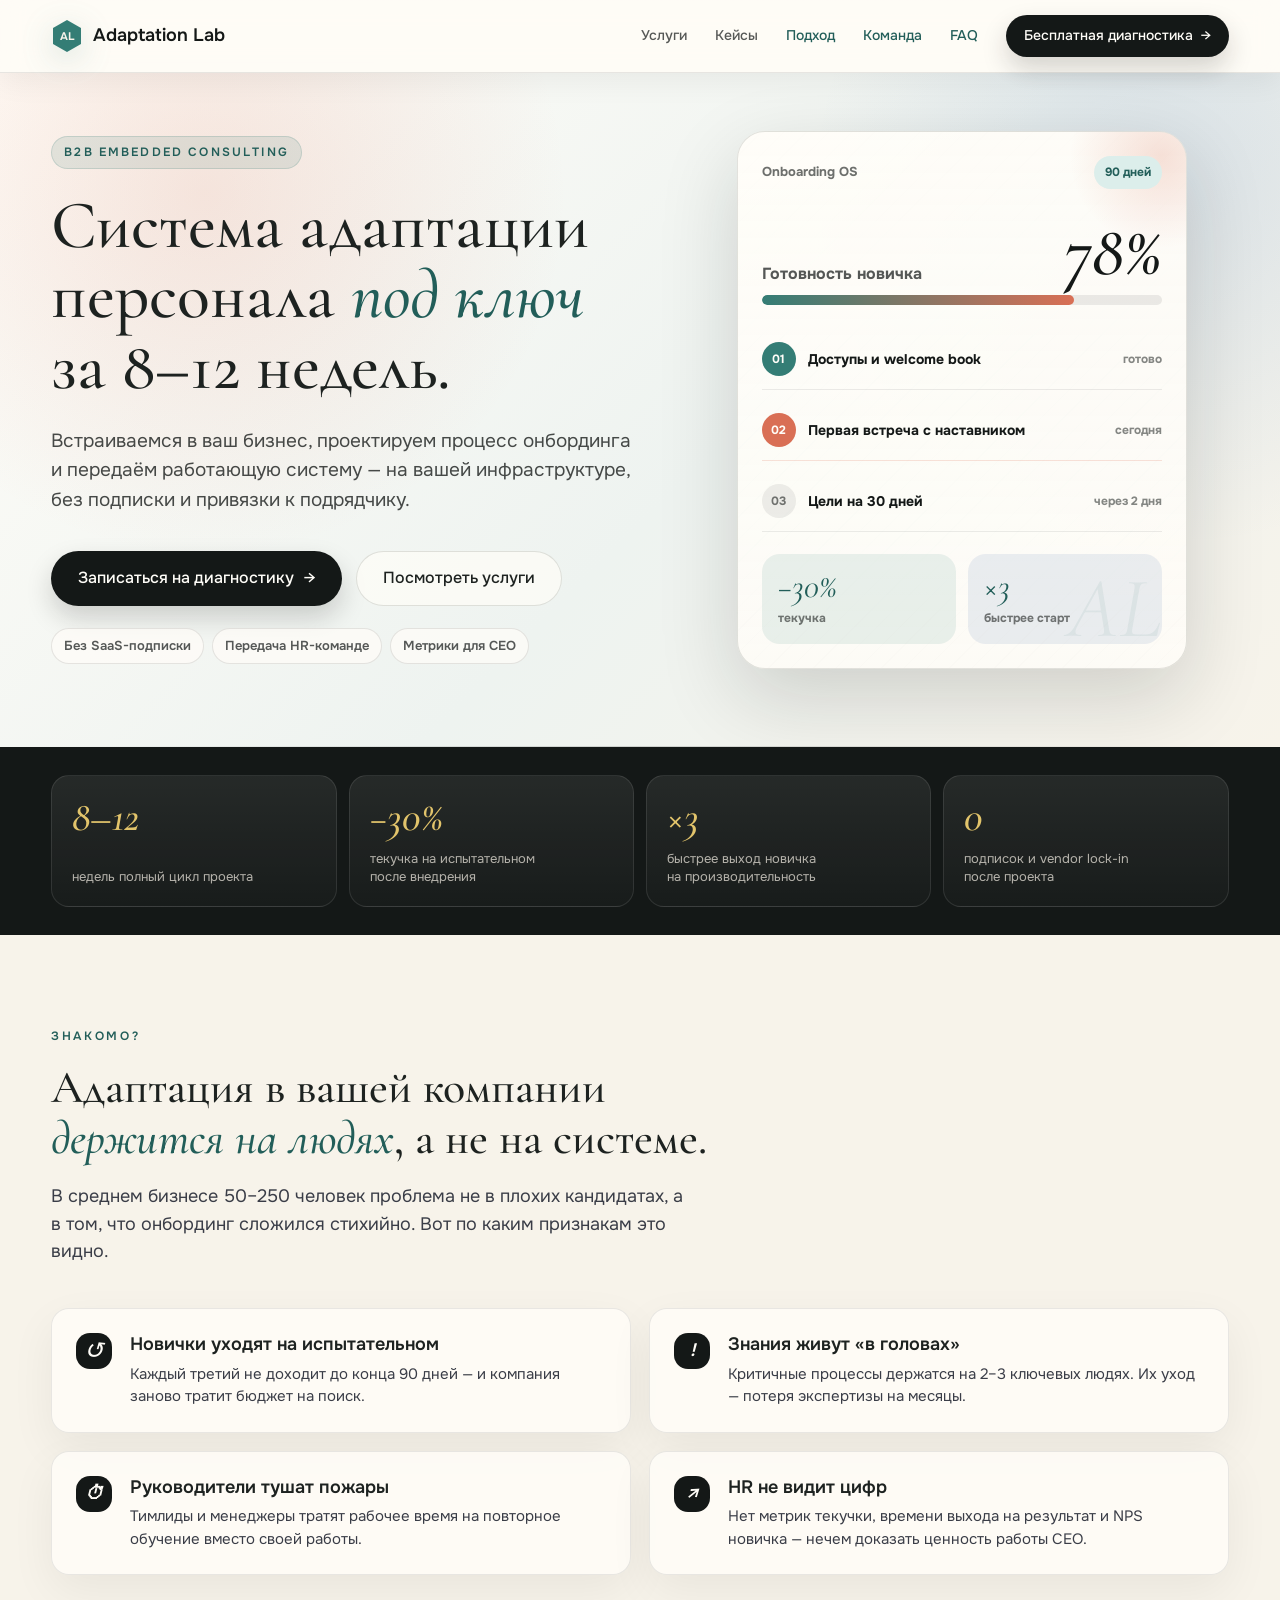
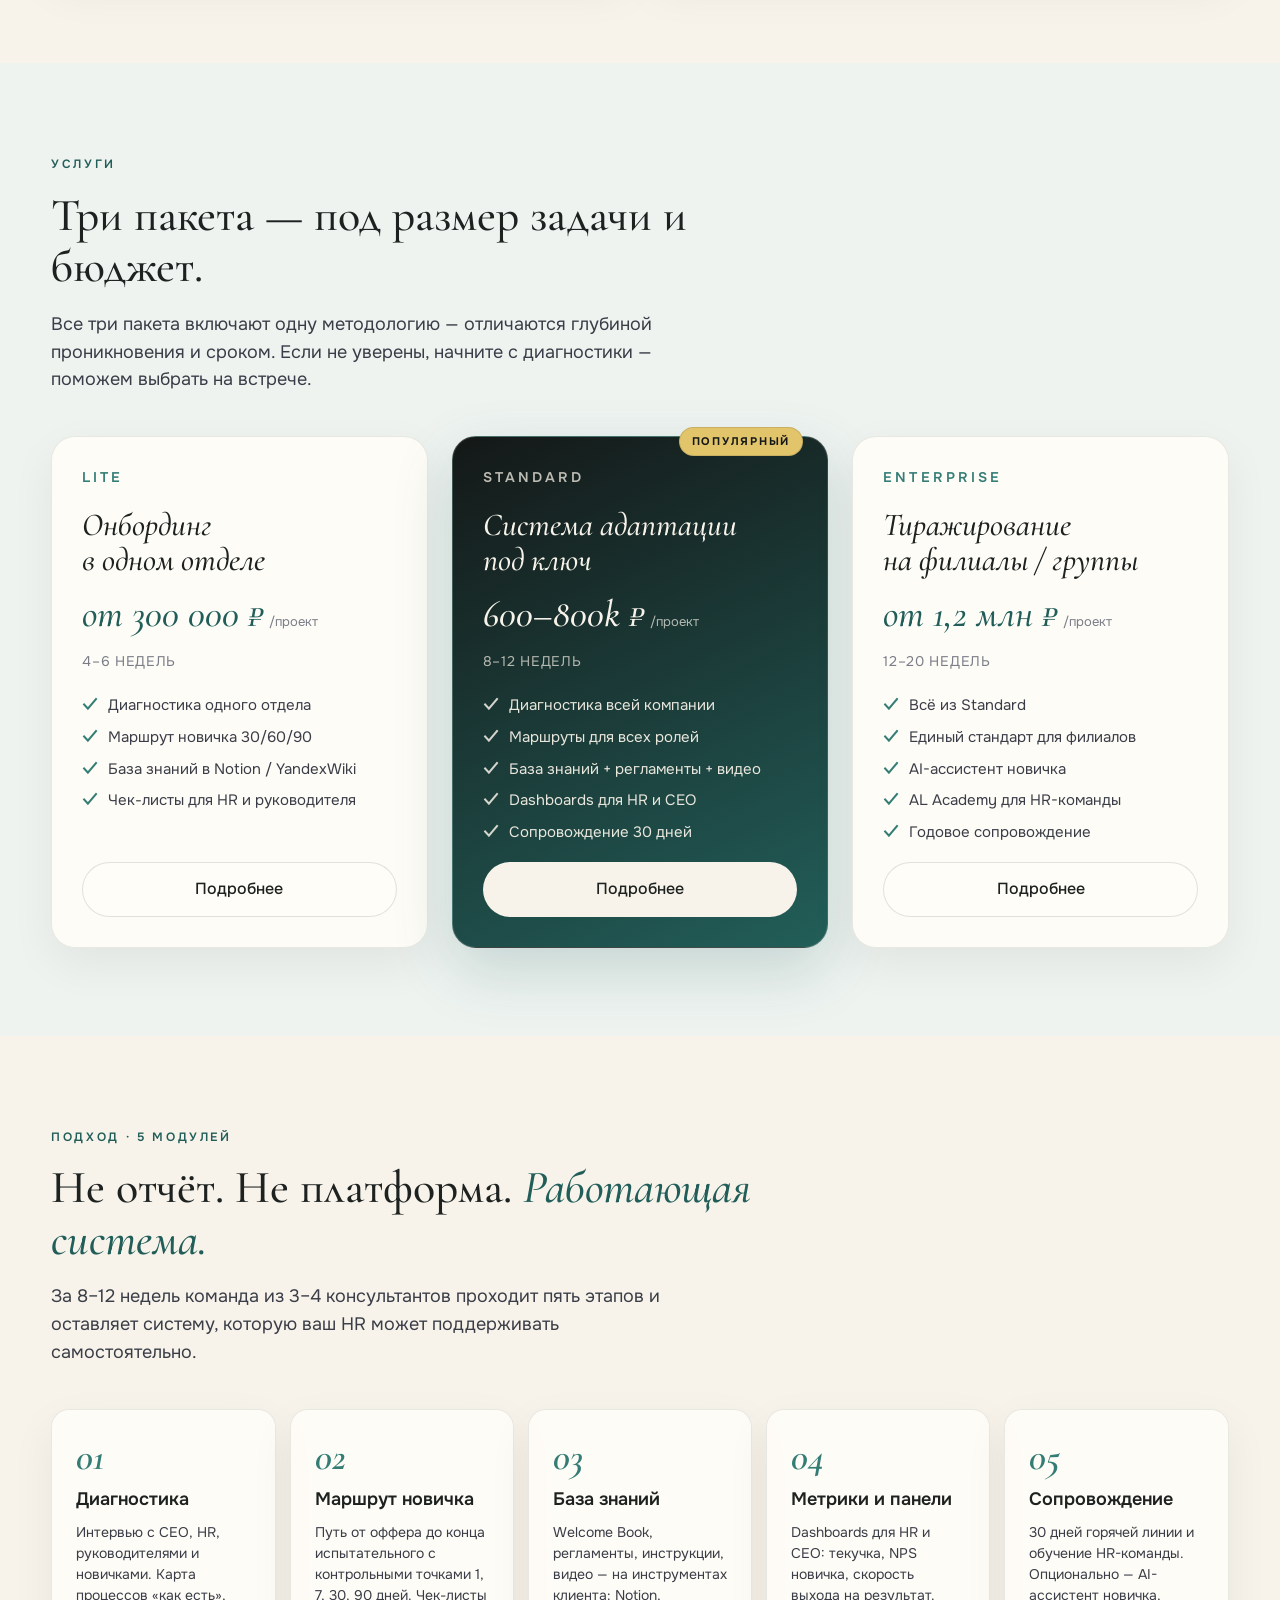
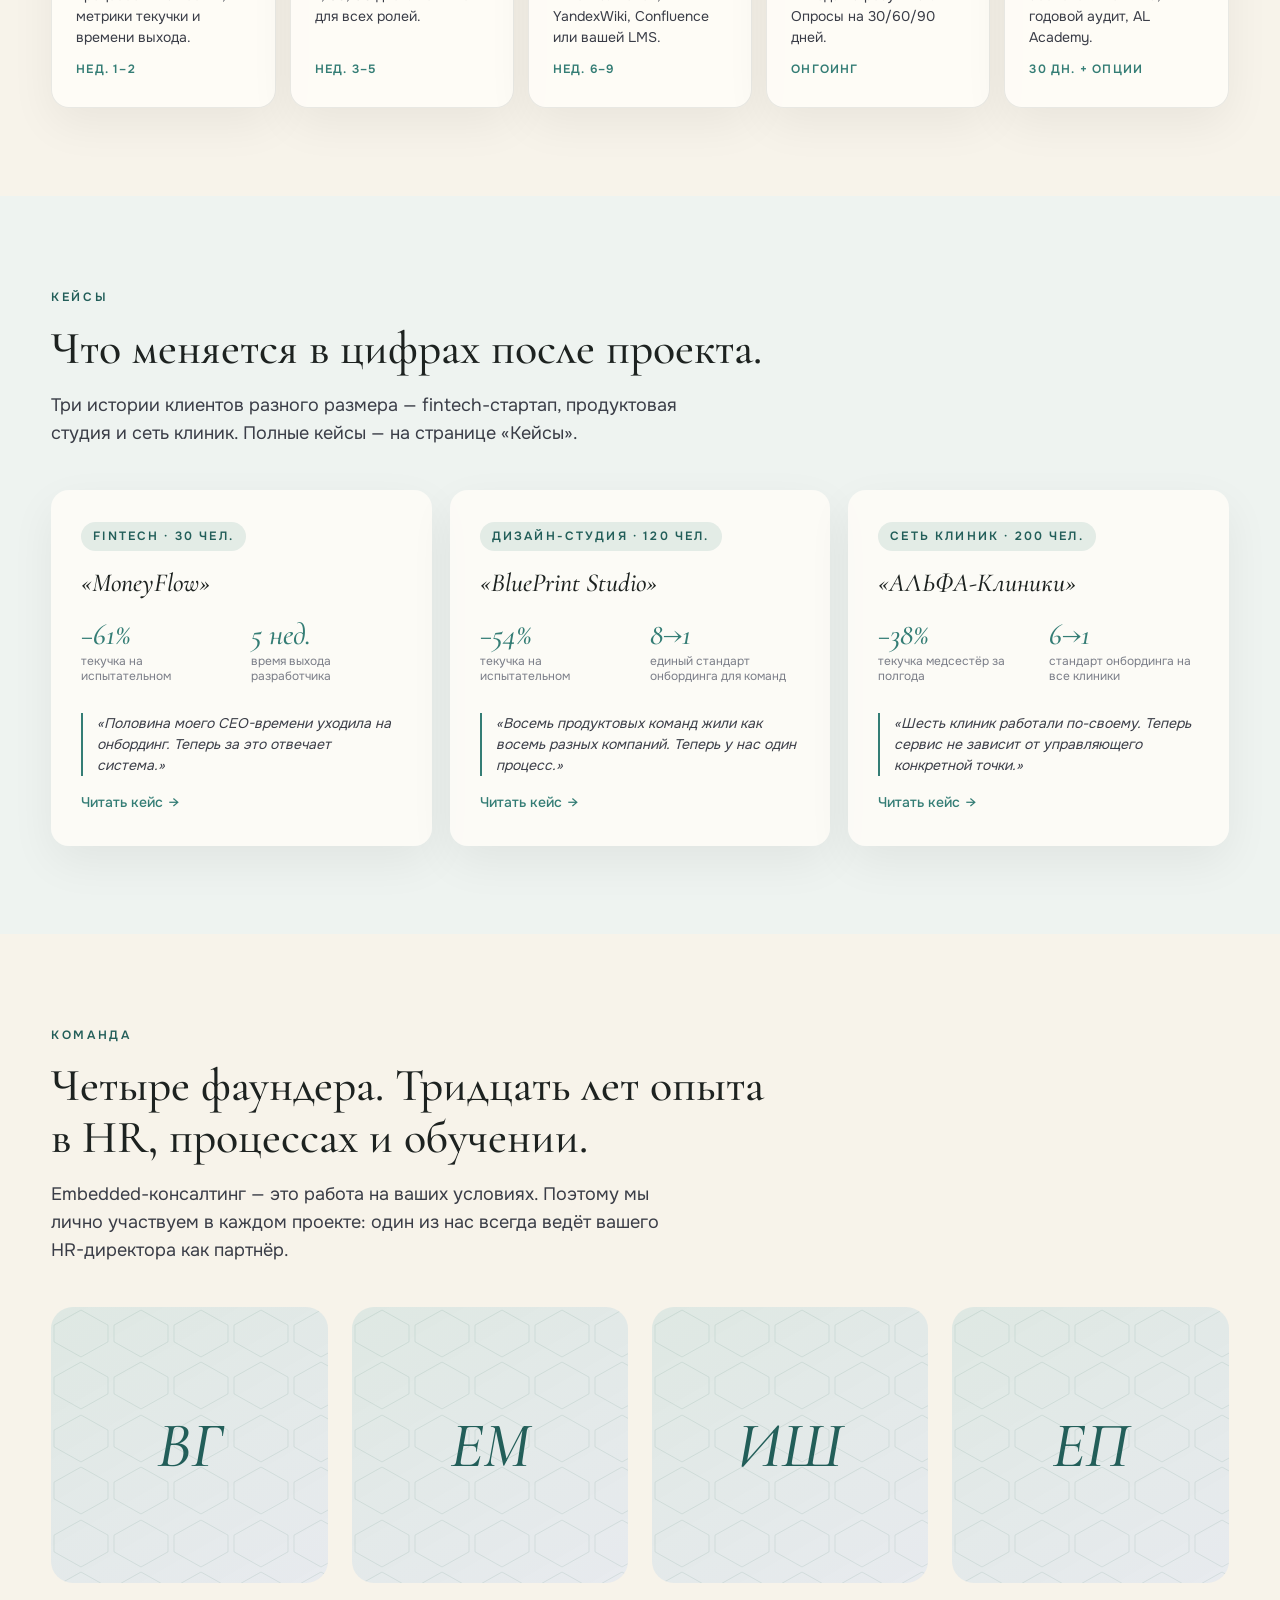
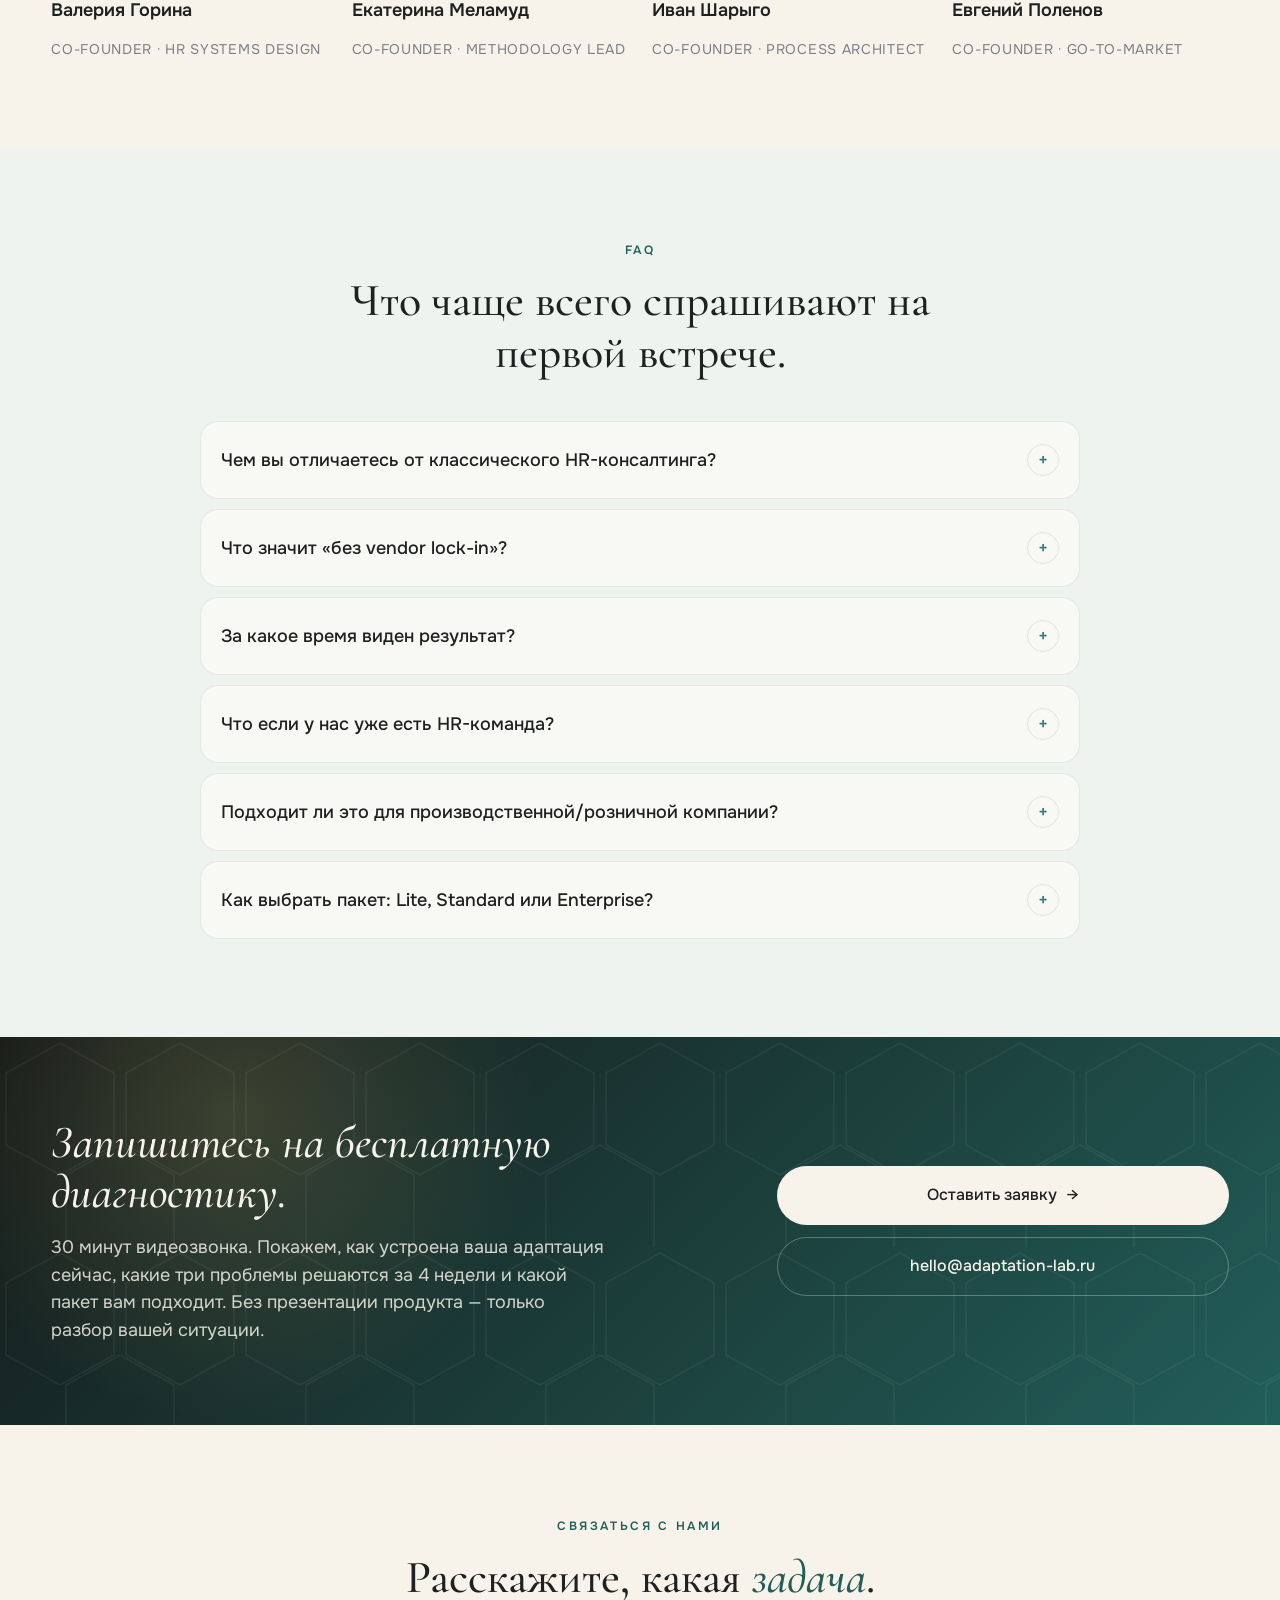
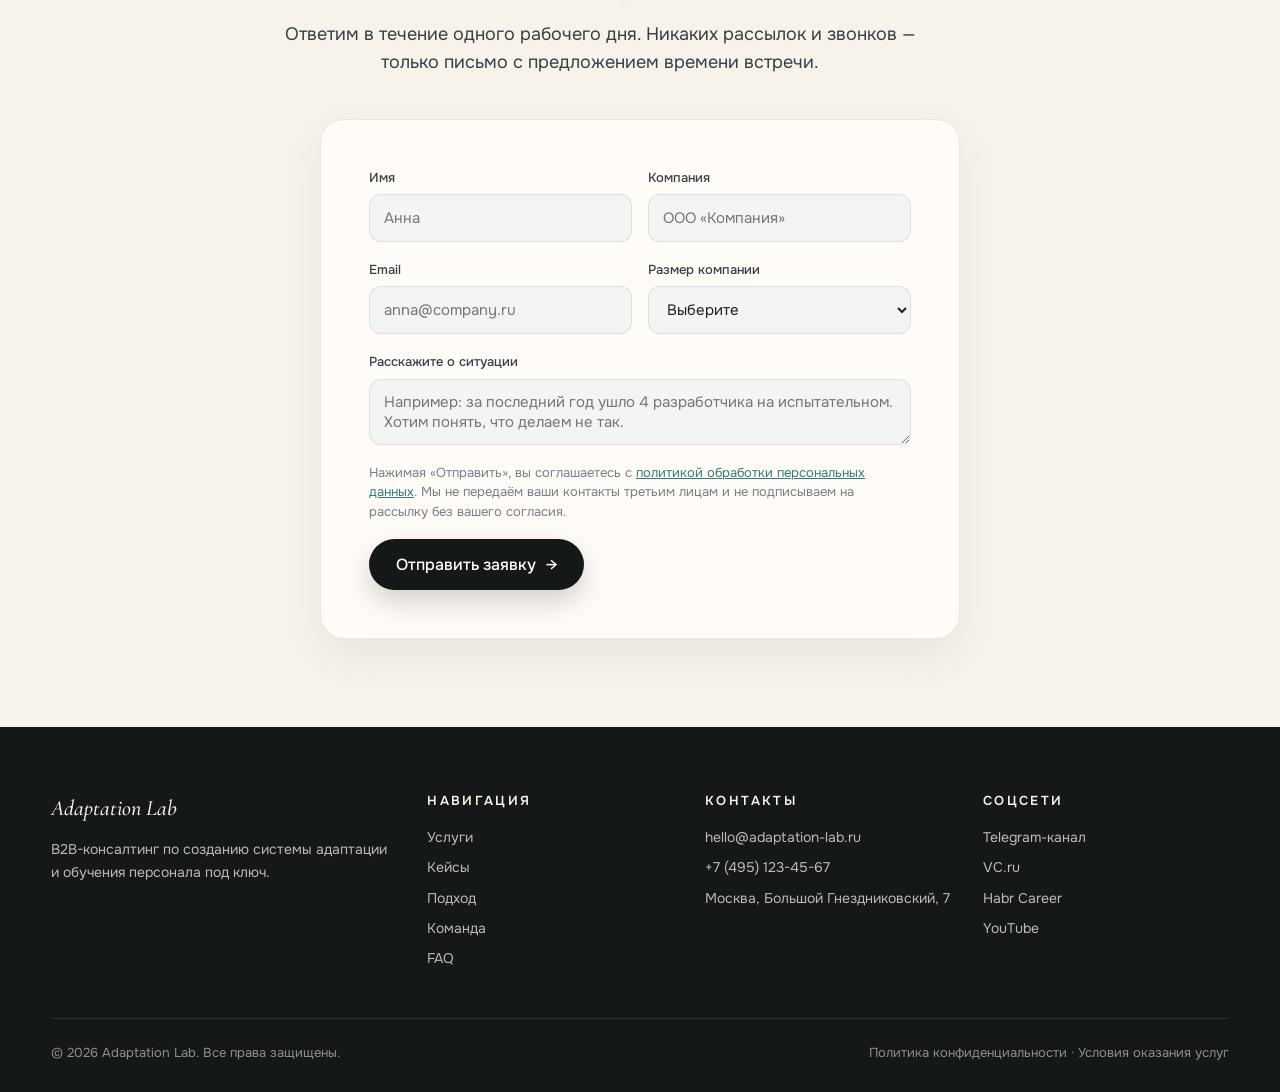
<file: index.html>
<!DOCTYPE html>
<html lang="ru">
<head>
<meta charset="UTF-8">
<meta name="viewport" content="width=device-width, initial-scale=1.0">
<title>Adaptation Lab — система адаптации персонала под ключ</title>
<meta name="description" content="B2B-консалтинг: проектируем и внедряем систему адаптации новых сотрудников за 8–12 недель. Без vendor lock-in. Для компаний 50–250 человек.">
<link rel="preconnect" href="https://fonts.googleapis.com">
<link rel="preconnect" href="https://fonts.gstatic.com" crossorigin>
<link href="https://fonts.googleapis.com/css2?family=Cormorant+Garamond:ital,wght@0,400;0,500;0,600;1,400;1,500;1,600&amp;family=Onest:wght@300;400;500;600;700&amp;display=swap" rel="stylesheet">
<link rel="stylesheet" href="style.css">
</head>
<body>

<!-- ========================= ШАПКА ========================= -->
<header class="site-header">
  <div class="container site-header__inner">
    <a href="index.html" class="logo" aria-label="Adaptation Lab">
      <svg class="logo-mark" viewBox="0 0 32 36" xmlns="http://www.w3.org/2000/svg">
        <polygon points="16,2 30,10 30,26 16,34 2,26 2,10"/>
        <text x="16" y="22" text-anchor="middle">AL</text>
      </svg>
      Adaptation&nbsp;Lab
    </a>

    <nav class="nav" aria-label="Главное меню">
      <a href="services.html" data-page="services.html">Услуги</a>
      <a href="cases.html" data-page="cases.html">Кейсы</a>
      <a href="index.html#approach" data-page="index.html">Подход</a>
      <a href="index.html#team" data-page="index.html">Команда</a>
      <a href="index.html#faq" data-page="index.html">FAQ</a>
      <a href="index.html#contact" class="nav-cta">Бесплатная диагностика <span class="arrow">→</span></a>
    </nav>

    <button class="menu-toggle" aria-label="Открыть меню" aria-expanded="false">
      <span></span><span></span><span></span>
    </button>
  </div>
</header>

<main>

<!-- ========================= HERO ========================= -->
<section class="hero">
  <div class="container hero__inner">
    <div class="hero__copy">
      <span class="hero__eyebrow">B2B Embedded Consulting</span>
      <h1>Система адаптации персонала <em>под ключ</em> за 8–12 недель.</h1>
      <p class="hero__lede">
        Встраиваемся в ваш бизнес, проектируем процесс онбординга и передаём
        работающую систему — на вашей инфраструктуре, без подписки и привязки к подрядчику.
      </p>
      <div class="hero__cta">
        <a href="#contact" class="btn btn--primary">Записаться на диагностику <span class="arrow">→</span></a>
        <a href="services.html" class="btn btn--secondary">Посмотреть услуги</a>
      </div>
      <div class="hero__proof" aria-label="Ключевые преимущества">
        <span>Без SaaS-подписки</span>
        <span>Передача HR-команде</span>
        <span>Метрики для CEO</span>
      </div>
    </div>

    <div class="hero__visual" aria-hidden="true">
      <div class="hero-board">
        <div class="hero-board__top">
          <span>Onboarding OS</span>
          <strong>90 дней</strong>
        </div>
        <div class="hero-board__score">
          <span>Готовность новичка</span>
          <strong>78%</strong>
        </div>
        <div class="hero-board__progress">
          <span></span>
        </div>
        <div class="hero-board__rows">
          <div class="hero-board__row is-done">
            <span>01</span>
            <strong>Доступы и welcome book</strong>
            <em>готово</em>
          </div>
          <div class="hero-board__row is-active">
            <span>02</span>
            <strong>Первая встреча с наставником</strong>
            <em>сегодня</em>
          </div>
          <div class="hero-board__row">
            <span>03</span>
            <strong>Цели на 30 дней</strong>
            <em>через 2 дня</em>
          </div>
        </div>
        <div class="hero-board__metrics">
          <div>
            <span>−30%</span>
            <small>текучка</small>
          </div>
          <div>
            <span>×3</span>
            <small>быстрее старт</small>
          </div>
        </div>
      </div>
    </div>
  </div>
</section>

<!-- ========================= TRUST BAR ========================= -->
<section class="trust-bar">
  <div class="container">
    <div class="trust-bar__grid">
      <div class="trust-stat">
        <span class="trust-stat__num">8–12</span>
        <span class="trust-stat__label">недель полный цикл проекта</span>
      </div>
      <div class="trust-stat">
        <span class="trust-stat__num">−30%</span>
        <span class="trust-stat__label">текучка на испытательном<br>после внедрения</span>
      </div>
      <div class="trust-stat">
        <span class="trust-stat__num">×3</span>
        <span class="trust-stat__label">быстрее выход новичка<br>на производительность</span>
      </div>
      <div class="trust-stat">
        <span class="trust-stat__num">0</span>
        <span class="trust-stat__label">подписок и vendor&nbsp;lock-in<br>после проекта</span>
      </div>
    </div>
  </div>
</section>

<!-- ========================= ЗНАКОМО? ========================= -->
<section class="section section--cream">
  <div class="container">
    <div class="section-header">
      <span class="section__eyebrow">Знакомо?</span>
      <h2>Адаптация в вашей компании <em>держится на людях</em>, а не на системе.</h2>
      <p class="section__lede">
        В среднем бизнесе 50–250 человек проблема не в плохих кандидатах, а в том,
        что онбординг сложился стихийно. Вот по каким признакам это видно.
      </p>
    </div>

    <div class="pain-grid">
      <div class="pain-card">
        <div class="pain-card__icon">↺</div>
        <div>
          <div class="pain-card__title">Новички уходят на испытательном</div>
          <div class="pain-card__body">Каждый третий не доходит до конца 90 дней — и компания заново тратит бюджет на поиск.</div>
        </div>
      </div>
      <div class="pain-card">
        <div class="pain-card__icon">!</div>
        <div>
          <div class="pain-card__title">Знания живут «в головах»</div>
          <div class="pain-card__body">Критичные процессы держатся на 2–3 ключевых людях. Их уход — потеря экспертизы на месяцы.</div>
        </div>
      </div>
      <div class="pain-card">
        <div class="pain-card__icon">⏱</div>
        <div>
          <div class="pain-card__title">Руководители тушат пожары</div>
          <div class="pain-card__body">Тимлиды и менеджеры тратят рабочее время на повторное обучение вместо своей работы.</div>
        </div>
      </div>
      <div class="pain-card">
        <div class="pain-card__icon">↗</div>
        <div>
          <div class="pain-card__title">HR не видит цифр</div>
          <div class="pain-card__body">Нет метрик текучки, времени выхода на результат и NPS новичка — нечем доказать ценность работы CEO.</div>
        </div>
      </div>
    </div>
  </div>
</section>

<!-- ========================= УСЛУГИ ПРЕВЬЮ ========================= -->
<section class="section section--cream2" id="packages">
  <div class="container">
    <div class="section-header">
      <span class="section__eyebrow">Услуги</span>
      <h2>Три пакета — под размер задачи и бюджет.</h2>
      <p class="section__lede">
        Все три пакета включают одну методологию — отличаются глубиной проникновения и сроком.
        Если не уверены, начните с диагностики — поможем выбрать на встрече.
      </p>
    </div>

    <div class="packages">
      <div class="package">
        <span class="package__name">Lite</span>
        <h3 class="package__title">Онбординг<br>в одном отделе</h3>
        <div class="package__price">от 300 000 ₽<small>/проект</small></div>
        <div class="package__term">4–6 недель</div>
        <ul class="package__features">
          <li>Диагностика одного отдела</li>
          <li>Маршрут новичка 30/60/90</li>
          <li>База знаний в Notion / YandexWiki</li>
          <li>Чек-листы для HR и руководителя</li>
        </ul>
        <a href="services.html#lite" class="btn btn--secondary">Подробнее</a>
      </div>

      <div class="package package--featured">
        <span class="package__badge">Популярный</span>
        <span class="package__name">Standard</span>
        <h3 class="package__title">Система адаптации<br>под ключ</h3>
        <div class="package__price">600–800k ₽<small>/проект</small></div>
        <div class="package__term">8–12 недель</div>
        <ul class="package__features">
          <li>Диагностика всей компании</li>
          <li>Маршруты для всех ролей</li>
          <li>База знаний + регламенты + видео</li>
          <li>Dashboards для HR и CEO</li>
          <li>Сопровождение 30 дней</li>
        </ul>
        <a href="services.html#standard" class="btn btn--white">Подробнее</a>
      </div>

      <div class="package">
        <span class="package__name">Enterprise</span>
        <h3 class="package__title">Тиражирование<br>на филиалы / группы</h3>
        <div class="package__price">от 1,2 млн ₽<small>/проект</small></div>
        <div class="package__term">12–20 недель</div>
        <ul class="package__features">
          <li>Всё из Standard</li>
          <li>Единый стандарт для филиалов</li>
          <li>AI-ассистент новичка</li>
          <li>AL Academy для HR-команды</li>
          <li>Годовое сопровождение</li>
        </ul>
        <a href="services.html#enterprise" class="btn btn--secondary">Подробнее</a>
      </div>
    </div>
  </div>
</section>

<!-- ========================= ПОДХОД ========================= -->
<section class="section section--cream" id="approach">
  <div class="container">
    <div class="section-header">
      <span class="section__eyebrow">Подход · 5 модулей</span>
      <h2>Не отчёт. Не платформа. <em>Работающая система.</em></h2>
      <p class="section__lede">
        За 8–12 недель команда из 3–4 консультантов проходит пять этапов и оставляет
        систему, которую ваш HR может поддерживать самостоятельно.
      </p>
    </div>

    <div class="steps">
      <div class="step">
        <div class="step__num">01</div>
        <div class="step__title">Диагностика</div>
        <p class="step__body">Интервью с CEO, HR, руководителями и новичками. Карта процессов «как есть», метрики текучки и времени выхода.</p>
        <div class="step__weeks">Нед. 1–2</div>
      </div>
      <div class="step">
        <div class="step__num">02</div>
        <div class="step__title">Маршрут новичка</div>
        <p class="step__body">Путь от оффера до конца испытательного с контрольными точками 1, 7, 30, 90 дней. Чек-листы для всех ролей.</p>
        <div class="step__weeks">Нед. 3–5</div>
      </div>
      <div class="step">
        <div class="step__num">03</div>
        <div class="step__title">База знаний</div>
        <p class="step__body">Welcome Book, регламенты, инструкции, видео — на инструментах клиента: Notion, YandexWiki, Confluence или вашей LMS.</p>
        <div class="step__weeks">Нед. 6–9</div>
      </div>
      <div class="step">
        <div class="step__num">04</div>
        <div class="step__title">Метрики и панели</div>
        <p class="step__body">Dashboards для HR и CEO: текучка, NPS новичка, скорость выхода на результат. Опросы на 30/60/90 дней.</p>
        <div class="step__weeks">Онгоинг</div>
      </div>
      <div class="step">
        <div class="step__num">05</div>
        <div class="step__title">Сопровождение</div>
        <p class="step__body">30 дней горячей линии и обучение HR-команды. Опционально — AI-ассистент новичка, годовой аудит, AL Academy.</p>
        <div class="step__weeks">30 дн. + опции</div>
      </div>
    </div>
  </div>
</section>

<!-- ========================= КЕЙСЫ ПРЕВЬЮ ========================= -->
<section class="section section--cream2" id="cases">
  <div class="container">
    <div class="section-header">
      <span class="section__eyebrow">Кейсы</span>
      <h2>Что меняется в цифрах после проекта.</h2>
      <p class="section__lede">
        Три истории клиентов разного размера — fintech-стартап, продуктовая студия
        и сеть клиник. Полные кейсы — на странице «Кейсы».
      </p>
    </div>

    <div class="cases-grid">
      <div class="case-card">
        <span class="case-card__industry">Fintech · 30 чел.</span>
        <h3 class="case-card__title">«MoneyFlow»</h3>
        <div class="case-card__metrics">
          <div class="case-metric">
            <div class="case-metric__num">−61%</div>
            <div class="case-metric__label">текучка на испытательном</div>
          </div>
          <div class="case-metric">
            <div class="case-metric__num">5 нед.</div>
            <div class="case-metric__label">время выхода разработчика</div>
          </div>
        </div>
        <p class="case-card__quote">«Половина моего CEO-времени уходила на онбординг. Теперь за это отвечает система.»</p>
        <a href="cases.html#moneyflow" class="case-card__link">Читать кейс <span>→</span></a>
      </div>

      <div class="case-card">
        <span class="case-card__industry">Дизайн-студия · 120 чел.</span>
        <h3 class="case-card__title">«BluePrint Studio»</h3>
        <div class="case-card__metrics">
          <div class="case-metric">
            <div class="case-metric__num">−54%</div>
            <div class="case-metric__label">текучка на испытательном</div>
          </div>
          <div class="case-metric">
            <div class="case-metric__num">8→1</div>
            <div class="case-metric__label">единый стандарт онбординга для команд</div>
          </div>
        </div>
        <p class="case-card__quote">«Восемь продуктовых команд жили как восемь разных компаний. Теперь у нас один процесс.»</p>
        <a href="cases.html#blueprint" class="case-card__link">Читать кейс <span>→</span></a>
      </div>

      <div class="case-card">
        <span class="case-card__industry">Сеть клиник · 200 чел.</span>
        <h3 class="case-card__title">«АЛЬФА-Клиники»</h3>
        <div class="case-card__metrics">
          <div class="case-metric">
            <div class="case-metric__num">−38%</div>
            <div class="case-metric__label">текучка медсестёр за полгода</div>
          </div>
          <div class="case-metric">
            <div class="case-metric__num">6→1</div>
            <div class="case-metric__label">стандарт онбординга на все клиники</div>
          </div>
        </div>
        <p class="case-card__quote">«Шесть клиник работали по-своему. Теперь сервис не зависит от управляющего конкретной точки.»</p>
        <a href="cases.html#alfa" class="case-card__link">Читать кейс <span>→</span></a>
      </div>
    </div>
  </div>
</section>

<!-- ========================= КОМАНДА ========================= -->
<section class="section section--cream" id="team">
  <div class="container">
    <div class="section-header">
      <span class="section__eyebrow">Команда</span>
      <h2>Четыре фаундера. Тридцать лет опыта в HR, процессах и обучении.</h2>
      <p class="section__lede">
        Embedded-консалтинг — это работа на ваших условиях. Поэтому мы лично участвуем
        в каждом проекте: один из нас всегда ведёт вашего HR-директора как партнёр.
      </p>
    </div>

    <div class="team-grid">
      <div class="team-member">
        <div class="team-member__avatar">ВГ</div>
        <div class="team-member__name">Валерия Горина</div>
        <div class="team-member__role">Co-founder · HR Systems Design</div>
      </div>
      <div class="team-member">
        <div class="team-member__avatar">ЕМ</div>
        <div class="team-member__name">Екатерина Меламуд</div>
        <div class="team-member__role">Co-founder · Methodology Lead</div>
      </div>
      <div class="team-member">
        <div class="team-member__avatar">ИШ</div>
        <div class="team-member__name">Иван Шарыго</div>
        <div class="team-member__role">Co-founder · Process Architect</div>
      </div>
      <div class="team-member">
        <div class="team-member__avatar">ЕП</div>
        <div class="team-member__name">Евгений Поленов</div>
        <div class="team-member__role">Co-founder · Go-to-Market</div>
      </div>
    </div>
  </div>
</section>

<!-- ========================= FAQ ========================= -->
<section class="section section--cream2" id="faq">
  <div class="container">
    <div class="section-header center">
      <span class="section__eyebrow">FAQ</span>
      <h2>Что чаще всего спрашивают на первой встрече.</h2>
    </div>

    <div class="faq">
      <div class="faq__item">
        <button class="faq__q" aria-expanded="false">
          <span>Чем вы отличаетесь от классического HR-консалтинга?</span>
          <span class="faq__icon">+</span>
        </button>
        <div class="faq__a">
          <div class="faq__a-inner">
            Классический консалтинг продаёт отчёт с рекомендациями — внедрять его вы будете сами.
            Мы продаём результат: команда из 3–4 консультантов 8–12 недель работает внутри
            вашей компании, собирает систему и передаёт обученной HR-команде. После проекта
            у вас остаётся работающий процесс, а не папка PDF.
          </div>
        </div>
      </div>

      <div class="faq__item">
        <button class="faq__q" aria-expanded="false">
          <span>Что значит «без vendor lock-in»?</span>
          <span class="faq__icon">+</span>
        </button>
        <div class="faq__a">
          <div class="faq__a-inner">
            У нас нет собственной SaaS-платформы. Систему собираем на инструментах, которые
            уже есть у вас: 1С ЗУП, корпоративный портал, Notion / YandexWiki / Confluence,
            ваша LMS (iSpring, Поток, WebSoft, Mirapolis). После проекта вы не платите нам
            подписку и не зависите от наших серверов.
          </div>
        </div>
      </div>

      <div class="faq__item">
        <button class="faq__q" aria-expanded="false">
          <span>За какое время виден результат?</span>
          <span class="faq__icon">+</span>
        </button>
        <div class="faq__a">
          <div class="faq__a-inner">
            Первые артефакты (документы и регламенты) — на 3–5 неделе проекта. Изменения в
            метриках текучки и времени выхода видны через 3–6 месяцев после внедрения, потому
            что нужен полный цикл найма и испытательного срока новых сотрудников.
          </div>
        </div>
      </div>

      <div class="faq__item">
        <button class="faq__q" aria-expanded="false">
          <span>Что если у нас уже есть HR-команда?</span>
          <span class="faq__icon">+</span>
        </button>
        <div class="faq__a">
          <div class="faq__a-inner">
            Это идеальный сценарий. Мы работаем не вместо HR, а вместе с ним. По итогам
            проекта ваш HR владеет системой и поддерживает её самостоятельно. Если HR-команды
            нет, мы помогаем нанять одного-двух человек, которые потом ведут процесс.
          </div>
        </div>
      </div>

      <div class="faq__item">
        <button class="faq__q" aria-expanded="false">
          <span>Подходит ли это для производственной/розничной компании?</span>
          <span class="faq__icon">+</span>
        </button>
        <div class="faq__a">
          <div class="faq__a-inner">
            Да. У нас есть отдельный сценарий для бизнеса с распределёнными точками — единый
            стандарт онбординга, видео-инструкции, чек-листы для управляющих смен. Это
            пакет Enterprise с тиражированием.
          </div>
        </div>
      </div>

      <div class="faq__item">
        <button class="faq__q" aria-expanded="false">
          <span>Как выбрать пакет: Lite, Standard или Enterprise?</span>
          <span class="faq__icon">+</span>
        </button>
        <div class="faq__a">
          <div class="faq__a-inner">
            Если хотите проверить наш подход на одном отделе — берите Lite. Если меняете
            систему адаптации в компании 50–250 человек — Standard. Если нужно тиражировать
            на филиалы или нужны допмодули (AI-ассистент, AL Academy) — Enterprise. На первой
            встрече мы поможем определиться бесплатно.
          </div>
        </div>
      </div>
    </div>
  </div>
</section>

<!-- ========================= CTA + ФОРМА ========================= -->
<section class="cta-banner" id="contact">
  <div class="container">
    <div class="cta-banner__inner">
      <div>
        <h2>Запишитесь на бесплатную диагностику.</h2>
        <p>30 минут видеозвонка. Покажем, как устроена ваша адаптация сейчас, какие три проблемы решаются за 4 недели и какой пакет вам подходит. Без презентации продукта — только разбор вашей ситуации.</p>
      </div>

      <div class="cta-banner__buttons">
        <a href="#contact-form" class="btn btn--white">Оставить заявку <span class="arrow">→</span></a>
        <a href="mailto:hello@adaptation-lab.ru" class="btn btn--ghost">hello@adaptation-lab.ru</a>
      </div>
    </div>
  </div>
</section>

<section class="section section--cream">
  <div class="container">
    <div class="section-header center">
      <span class="section__eyebrow">Связаться с нами</span>
      <h2>Расскажите, какая <em>задача</em>.</h2>
      <p class="section__lede">
        Ответим в течение одного рабочего дня. Никаких рассылок и звонков — только письмо
        с предложением времени встречи.
      </p>
    </div>

    <form class="form" id="contact-form" novalidate>
      <div class="form-row">
        <div class="form-group">
          <label for="name">Имя</label>
          <input type="text" id="name" name="name" required autocomplete="name" placeholder="Анна">
        </div>
        <div class="form-group">
          <label for="company">Компания</label>
          <input type="text" id="company" name="company" required autocomplete="organization" placeholder="OOO «Компания»">
        </div>
      </div>

      <div class="form-row">
        <div class="form-group">
          <label for="email">Email</label>
          <input type="email" id="email" name="email" required autocomplete="email" placeholder="anna@company.ru">
        </div>
        <div class="form-group">
          <label for="size">Размер компании</label>
          <select id="size" name="size" required>
            <option value="">Выберите</option>
            <option value="lt50">До 50 человек</option>
            <option value="50-150">50–150 человек</option>
            <option value="150-250">150–250 человек</option>
            <option value="250+">Больше 250</option>
          </select>
        </div>
      </div>

      <div class="form-group">
        <label for="message">Расскажите о ситуации</label>
        <textarea id="message" name="message" placeholder="Например: за последний год ушло 4 разработчика на испытательном. Хотим понять, что делаем не так."></textarea>
      </div>

      <p class="form__small">
        Нажимая «Отправить», вы соглашаетесь с <a href="#">политикой обработки персональных данных</a>.
        Мы не передаём ваши контакты третьим лицам и не подписываем на рассылку без вашего согласия.
      </p>

      <button type="submit" class="btn btn--primary">Отправить заявку <span class="arrow">→</span></button>

      <div class="form__success" role="status">
        Спасибо! Заявка получена. Ответим в течение одного рабочего дня на указанный email.
      </div>
    </form>
  </div>
</section>

</main>

<!-- ========================= ФУТЕР ========================= -->
<footer class="site-footer">
  <div class="container">
    <div class="site-footer__top">
      <div>
        <div class="site-footer__brand">Adaptation Lab</div>
        <p>B2B-консалтинг по созданию системы адаптации<br>и обучения персонала под ключ.</p>
      </div>
      <div>
        <h4>Навигация</h4>
        <ul>
          <li><a href="services.html">Услуги</a></li>
          <li><a href="cases.html">Кейсы</a></li>
          <li><a href="index.html#approach">Подход</a></li>
          <li><a href="index.html#team">Команда</a></li>
          <li><a href="index.html#faq">FAQ</a></li>
        </ul>
      </div>
      <div>
        <h4>Контакты</h4>
        <ul>
          <li><a href="mailto:hello@adaptation-lab.ru">hello@adaptation-lab.ru</a></li>
          <li><a href="tel:+74951234567">+7 (495) 123-45-67</a></li>
          <li>Москва, Большой Гнездниковский, 7</li>
        </ul>
      </div>
      <div>
        <h4>Соцсети</h4>
        <ul>
          <li><a href="#">Telegram-канал</a></li>
          <li><a href="#">VC.ru</a></li>
          <li><a href="#">Habr Career</a></li>
          <li><a href="#">YouTube</a></li>
        </ul>
      </div>
    </div>

    <div class="site-footer__bottom">
      <span>© <span data-year>2026</span> Adaptation Lab. Все права защищены.</span>
      <span><a href="#">Политика конфиденциальности</a> · <a href="#">Условия оказания услуг</a></span>
    </div>
  </div>
</footer>

<a href="index.html#contact" class="mobile-sticky-cta">Записаться на диагностику <span>→</span></a>

<script src="main.js"></script>
</body>
</html>
</file>
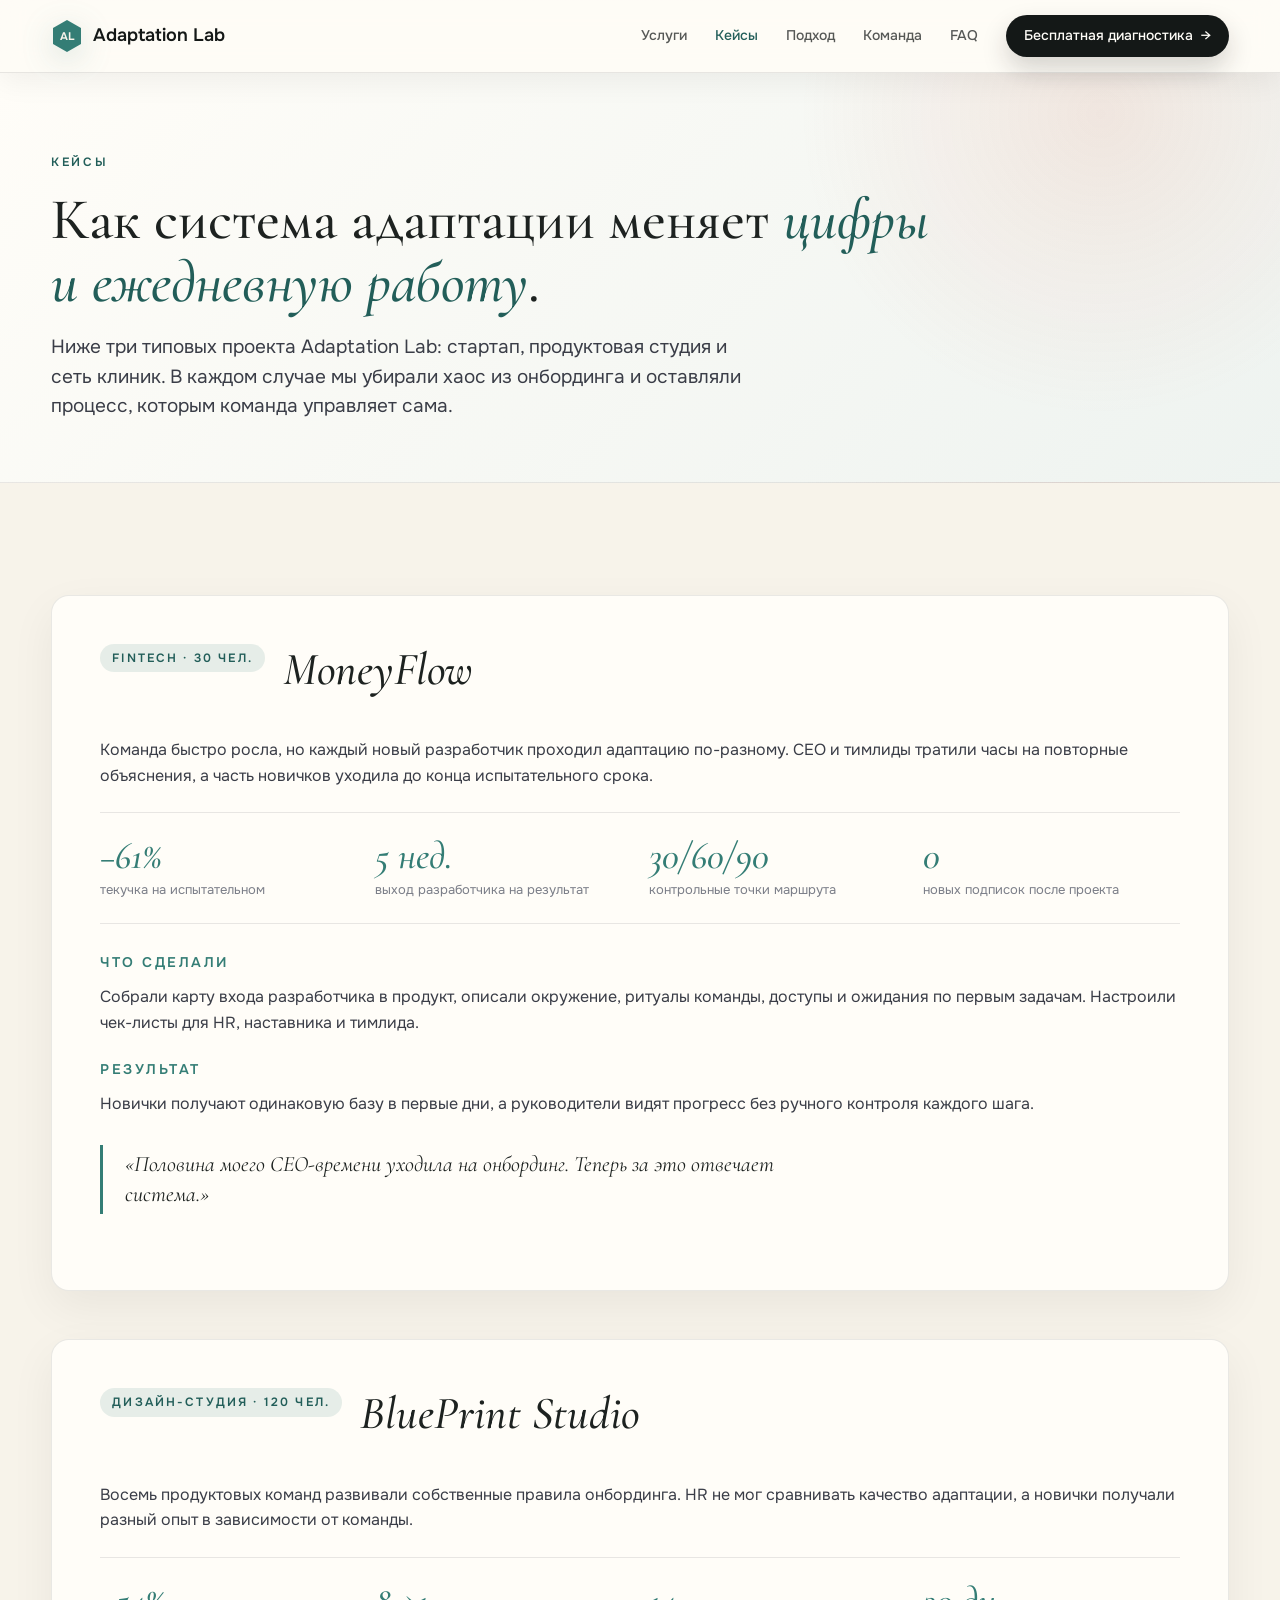
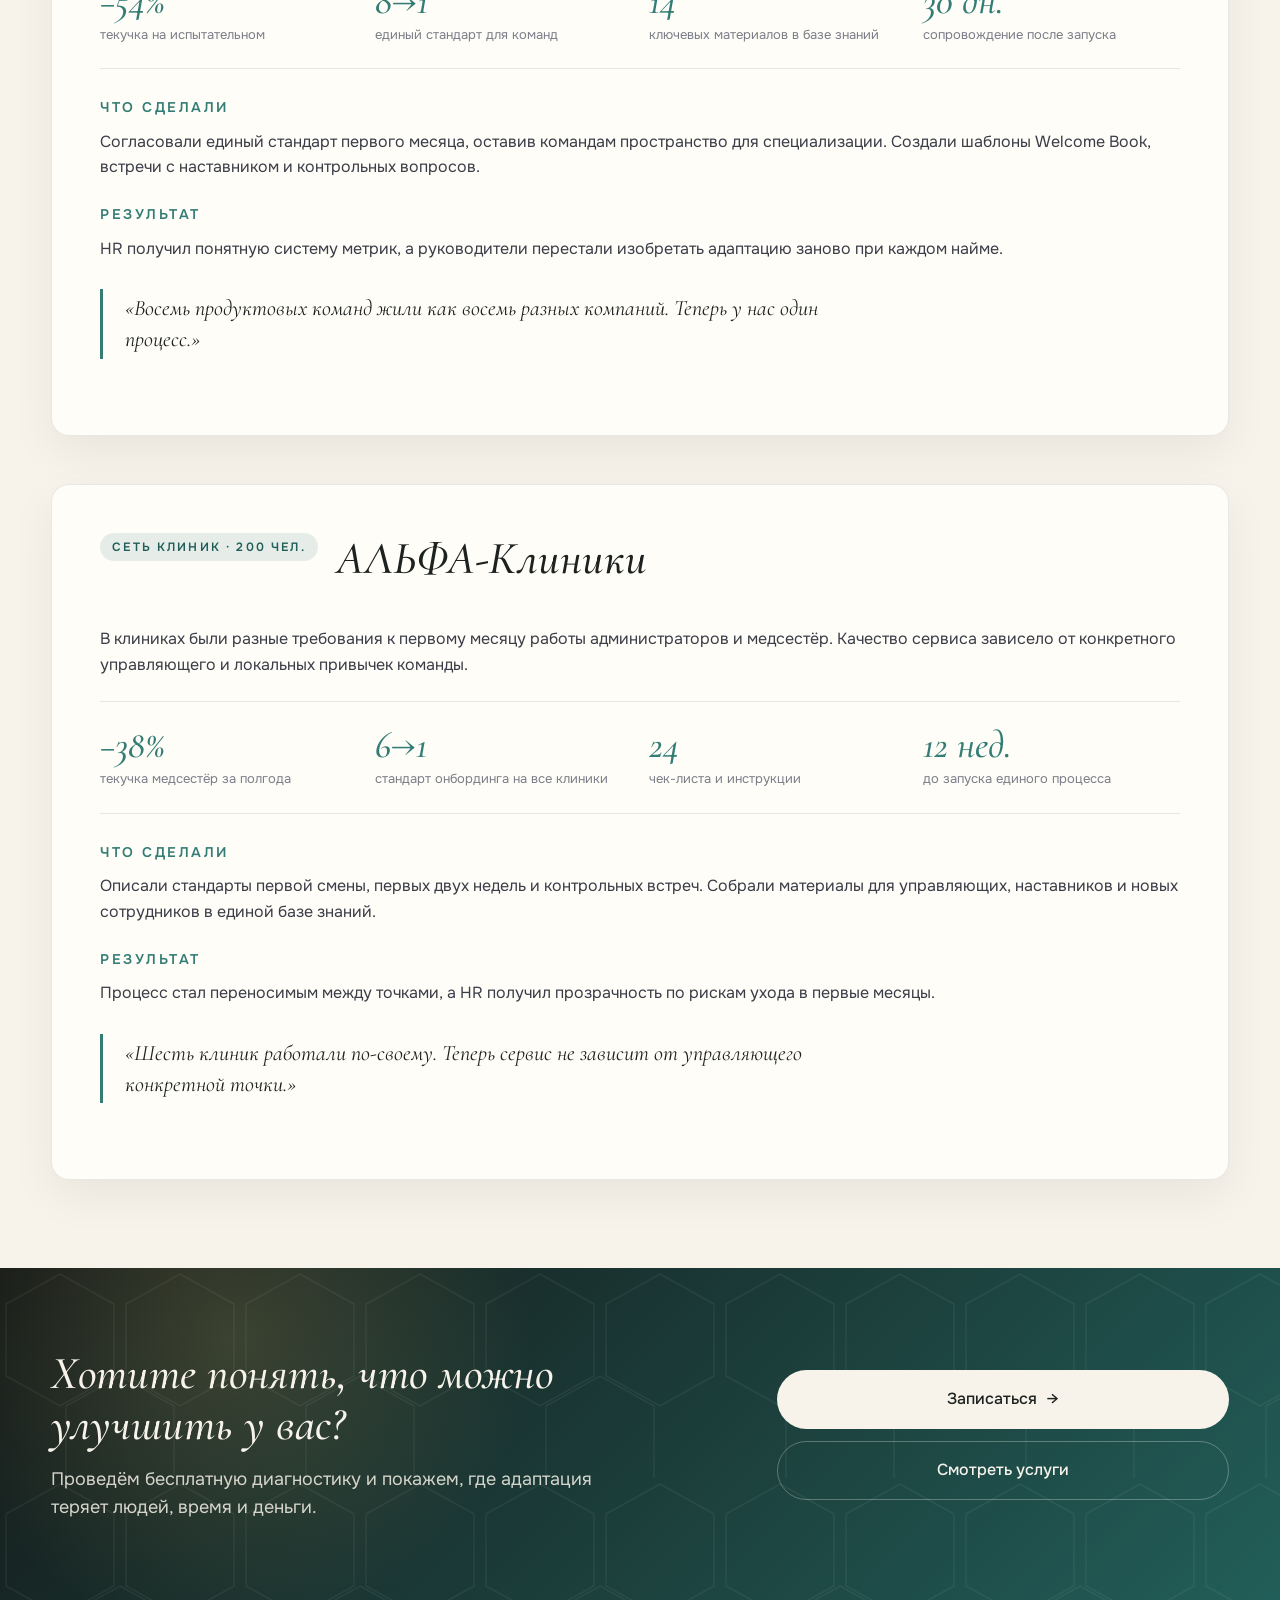
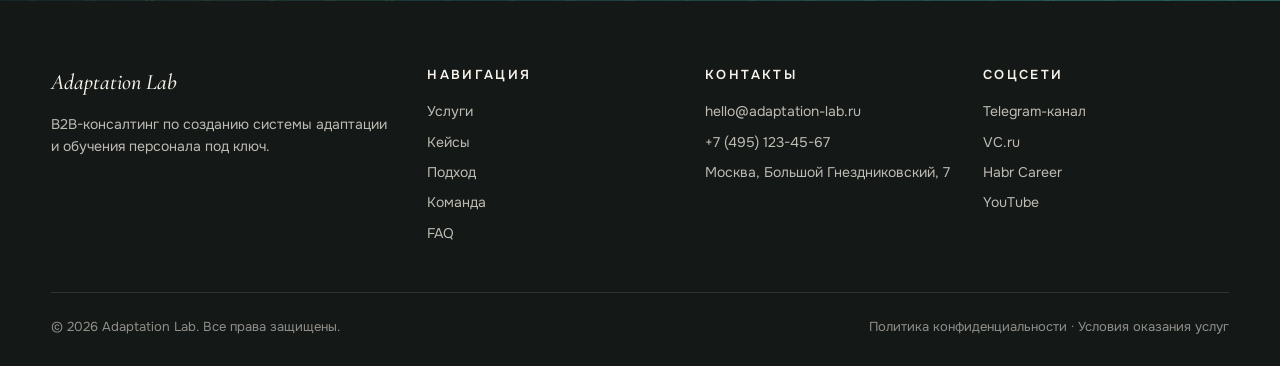
<file: cases.html>
<!DOCTYPE html>
<html lang="ru">
<head>
<meta charset="UTF-8">
<meta name="viewport" content="width=device-width, initial-scale=1.0">
<title>Кейсы Adaptation Lab</title>
<meta name="description" content="Кейсы Adaptation Lab: как меняются текучка, скорость адаптации и управляемость онбординга после внедрения системы.">
<link rel="preconnect" href="https://fonts.googleapis.com">
<link rel="preconnect" href="https://fonts.gstatic.com" crossorigin>
<link href="https://fonts.googleapis.com/css2?family=Cormorant+Garamond:ital,wght@0,400;0,500;0,600;1,400;1,500;1,600&amp;family=Onest:wght@300;400;500;600;700&amp;display=swap" rel="stylesheet">
<link rel="stylesheet" href="style.css">
</head>
<body>

<header class="site-header">
  <div class="container site-header__inner">
    <a href="index.html" class="logo" aria-label="Adaptation Lab">
      <svg class="logo-mark" viewBox="0 0 32 36" xmlns="http://www.w3.org/2000/svg">
        <polygon points="16,2 30,10 30,26 16,34 2,26 2,10"/>
        <text x="16" y="22" text-anchor="middle">AL</text>
      </svg>
      Adaptation&nbsp;Lab
    </a>

    <nav class="nav" aria-label="Главное меню">
      <a href="services.html" data-page="services.html">Услуги</a>
      <a href="cases.html" data-page="cases.html">Кейсы</a>
      <a href="index.html#approach" data-page="index.html">Подход</a>
      <a href="index.html#team" data-page="index.html">Команда</a>
      <a href="index.html#faq" data-page="index.html">FAQ</a>
      <a href="index.html#contact" class="nav-cta">Бесплатная диагностика <span class="arrow">→</span></a>
    </nav>

    <button class="menu-toggle" aria-label="Открыть меню" aria-expanded="false">
      <span></span><span></span><span></span>
    </button>
  </div>
</header>

<main>
  <section class="page-hero">
    <div class="container">
      <div class="page-hero__eyebrow">Кейсы</div>
      <h1>Как система адаптации меняет <em>цифры и ежедневную работу</em>.</h1>
      <p>Ниже три типовых проекта Adaptation Lab: стартап, продуктовая студия и сеть клиник. В каждом случае мы убирали хаос из онбординга и оставляли процесс, которым команда управляет сама.</p>
    </div>
  </section>

  <section class="section section--cream">
    <div class="container">
      <div class="case-detail">
        <article class="case-block" id="moneyflow">
          <div class="case-block__head">
            <span class="case-card__industry">Fintech · 30 чел.</span>
            <h2 class="case-block__title">MoneyFlow</h2>
          </div>
          <p>Команда быстро росла, но каждый новый разработчик проходил адаптацию по-разному. CEO и тимлиды тратили часы на повторные объяснения, а часть новичков уходила до конца испытательного срока.</p>
          <div class="case-block__metrics">
            <div>
              <div class="case-metric-big__num">−61%</div>
              <div class="case-metric-big__label">текучка на испытательном</div>
            </div>
            <div>
              <div class="case-metric-big__num">5 нед.</div>
              <div class="case-metric-big__label">выход разработчика на результат</div>
            </div>
            <div>
              <div class="case-metric-big__num">30/60/90</div>
              <div class="case-metric-big__label">контрольные точки маршрута</div>
            </div>
            <div>
              <div class="case-metric-big__num">0</div>
              <div class="case-metric-big__label">новых подписок после проекта</div>
            </div>
          </div>
          <h3>Что сделали</h3>
          <p>Собрали карту входа разработчика в продукт, описали окружение, ритуалы команды, доступы и ожидания по первым задачам. Настроили чек-листы для HR, наставника и тимлида.</p>
          <h3>Результат</h3>
          <p>Новички получают одинаковую базу в первые дни, а руководители видят прогресс без ручного контроля каждого шага.</p>
          <blockquote>«Половина моего CEO-времени уходила на онбординг. Теперь за это отвечает система.»</blockquote>
        </article>

        <article class="case-block" id="blueprint">
          <div class="case-block__head">
            <span class="case-card__industry">Дизайн-студия · 120 чел.</span>
            <h2 class="case-block__title">BluePrint Studio</h2>
          </div>
          <p>Восемь продуктовых команд развивали собственные правила онбординга. HR не мог сравнивать качество адаптации, а новички получали разный опыт в зависимости от команды.</p>
          <div class="case-block__metrics">
            <div>
              <div class="case-metric-big__num">−54%</div>
              <div class="case-metric-big__label">текучка на испытательном</div>
            </div>
            <div>
              <div class="case-metric-big__num">8→1</div>
              <div class="case-metric-big__label">единый стандарт для команд</div>
            </div>
            <div>
              <div class="case-metric-big__num">14</div>
              <div class="case-metric-big__label">ключевых материалов в базе знаний</div>
            </div>
            <div>
              <div class="case-metric-big__num">30 дн.</div>
              <div class="case-metric-big__label">сопровождение после запуска</div>
            </div>
          </div>
          <h3>Что сделали</h3>
          <p>Согласовали единый стандарт первого месяца, оставив командам пространство для специализации. Создали шаблоны Welcome Book, встречи с наставником и контрольных вопросов.</p>
          <h3>Результат</h3>
          <p>HR получил понятную систему метрик, а руководители перестали изобретать адаптацию заново при каждом найме.</p>
          <blockquote>«Восемь продуктовых команд жили как восемь разных компаний. Теперь у нас один процесс.»</blockquote>
        </article>

        <article class="case-block" id="alfa">
          <div class="case-block__head">
            <span class="case-card__industry">Сеть клиник · 200 чел.</span>
            <h2 class="case-block__title">АЛЬФА-Клиники</h2>
          </div>
          <p>В клиниках были разные требования к первому месяцу работы администраторов и медсестёр. Качество сервиса зависело от конкретного управляющего и локальных привычек команды.</p>
          <div class="case-block__metrics">
            <div>
              <div class="case-metric-big__num">−38%</div>
              <div class="case-metric-big__label">текучка медсестёр за полгода</div>
            </div>
            <div>
              <div class="case-metric-big__num">6→1</div>
              <div class="case-metric-big__label">стандарт онбординга на все клиники</div>
            </div>
            <div>
              <div class="case-metric-big__num">24</div>
              <div class="case-metric-big__label">чек-листа и инструкции</div>
            </div>
            <div>
              <div class="case-metric-big__num">12 нед.</div>
              <div class="case-metric-big__label">до запуска единого процесса</div>
            </div>
          </div>
          <h3>Что сделали</h3>
          <p>Описали стандарты первой смены, первых двух недель и контрольных встреч. Собрали материалы для управляющих, наставников и новых сотрудников в единой базе знаний.</p>
          <h3>Результат</h3>
          <p>Процесс стал переносимым между точками, а HR получил прозрачность по рискам ухода в первые месяцы.</p>
          <blockquote>«Шесть клиник работали по-своему. Теперь сервис не зависит от управляющего конкретной точки.»</blockquote>
        </article>
      </div>
    </div>
  </section>

  <section class="cta-banner">
    <div class="container">
      <div class="cta-banner__inner">
        <div>
          <h2>Хотите понять, что можно улучшить у вас?</h2>
          <p>Проведём бесплатную диагностику и покажем, где адаптация теряет людей, время и деньги.</p>
        </div>
        <div class="cta-banner__buttons">
          <a href="index.html#contact-form" class="btn btn--white">Записаться <span class="arrow">→</span></a>
          <a href="services.html" class="btn btn--ghost">Смотреть услуги</a>
        </div>
      </div>
    </div>
  </section>
</main>

<footer class="site-footer">
  <div class="container">
    <div class="site-footer__top">
      <div>
        <div class="site-footer__brand">Adaptation Lab</div>
        <p>B2B-консалтинг по созданию системы адаптации<br>и обучения персонала под ключ.</p>
      </div>
      <div>
        <h4>Навигация</h4>
        <ul>
          <li><a href="services.html">Услуги</a></li>
          <li><a href="cases.html">Кейсы</a></li>
          <li><a href="index.html#approach">Подход</a></li>
          <li><a href="index.html#team">Команда</a></li>
          <li><a href="index.html#faq">FAQ</a></li>
        </ul>
      </div>
      <div>
        <h4>Контакты</h4>
        <ul>
          <li><a href="mailto:hello@adaptation-lab.ru">hello@adaptation-lab.ru</a></li>
          <li><a href="tel:+74951234567">+7 (495) 123-45-67</a></li>
          <li>Москва, Большой Гнездниковский, 7</li>
        </ul>
      </div>
      <div>
        <h4>Соцсети</h4>
        <ul>
          <li><a href="#">Telegram-канал</a></li>
          <li><a href="#">VC.ru</a></li>
          <li><a href="#">Habr Career</a></li>
          <li><a href="#">YouTube</a></li>
        </ul>
      </div>
    </div>

    <div class="site-footer__bottom">
      <span>© <span data-year>2026</span> Adaptation Lab. Все права защищены.</span>
      <span><a href="#">Политика конфиденциальности</a> · <a href="#">Условия оказания услуг</a></span>
    </div>
  </div>
</footer>

<a href="index.html#contact" class="mobile-sticky-cta">Записаться на диагностику <span>→</span></a>

<script src="main.js"></script>
</body>
</html>
</file>
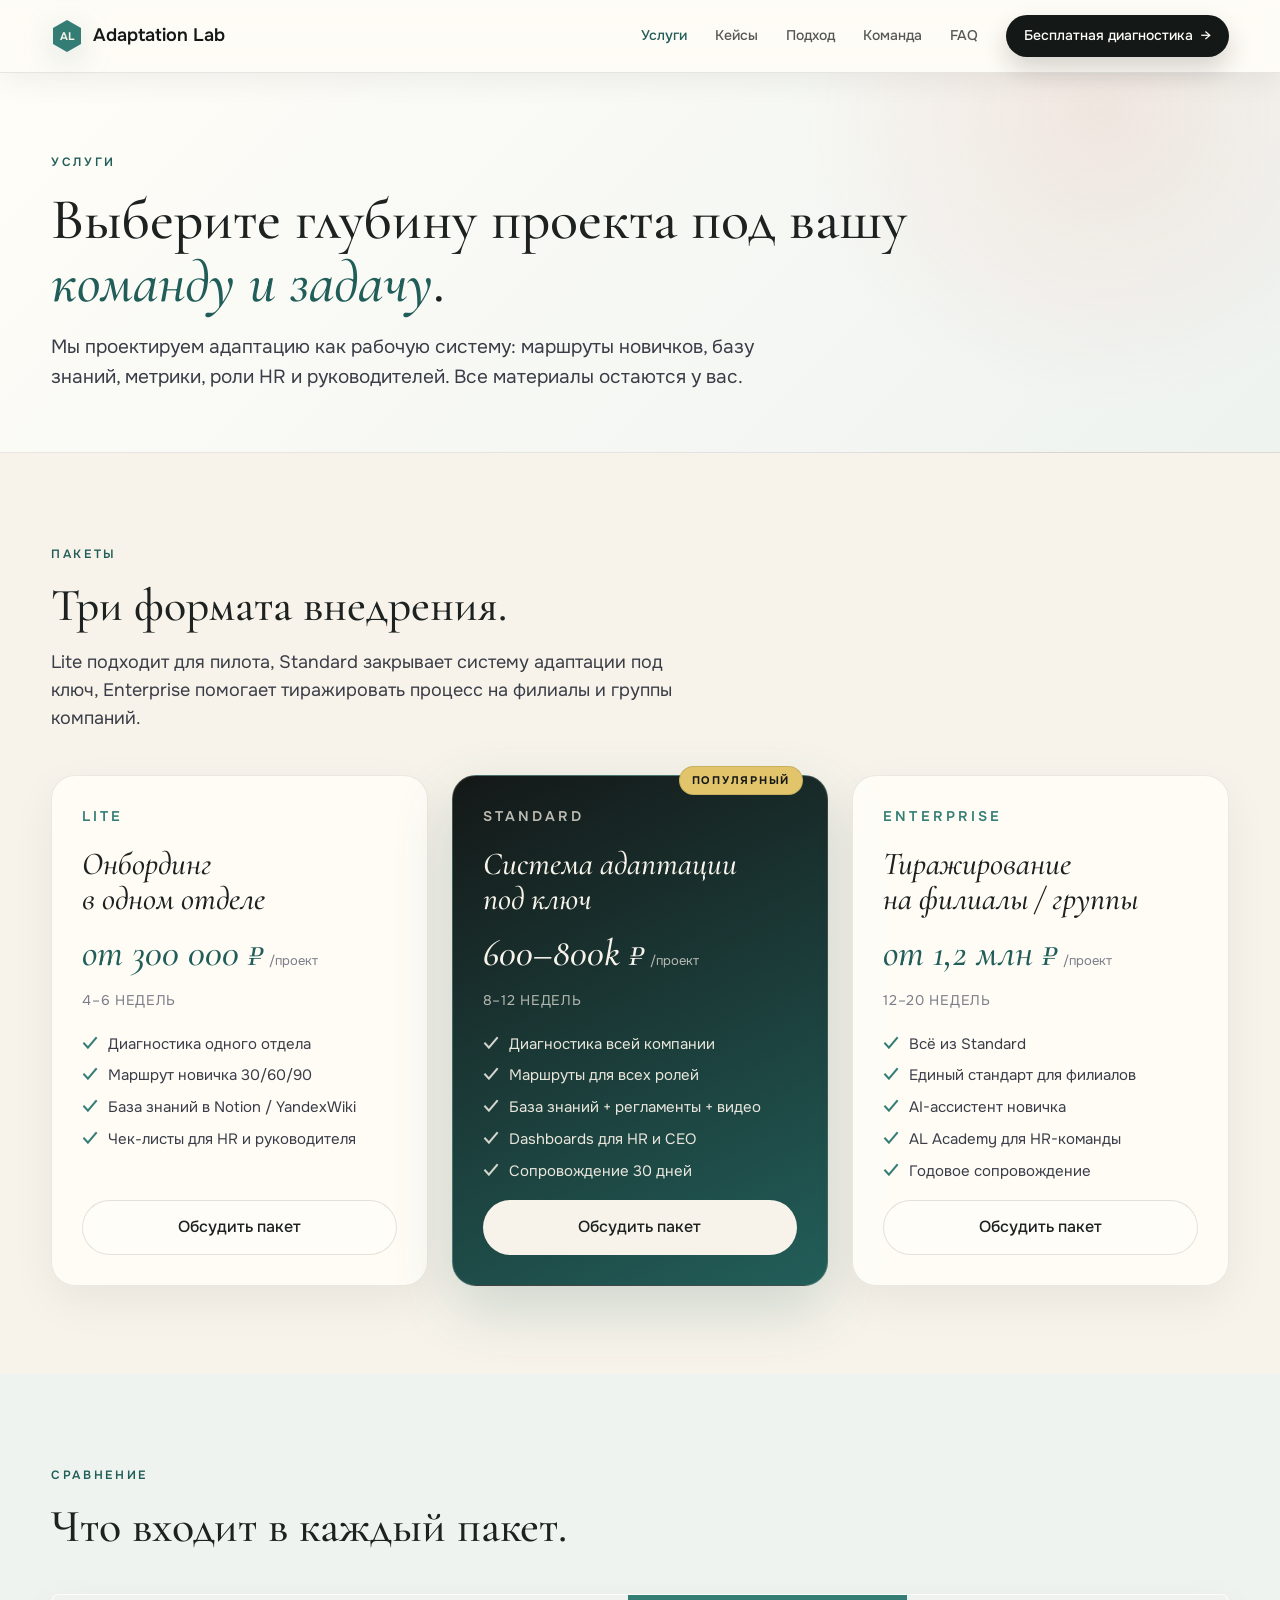
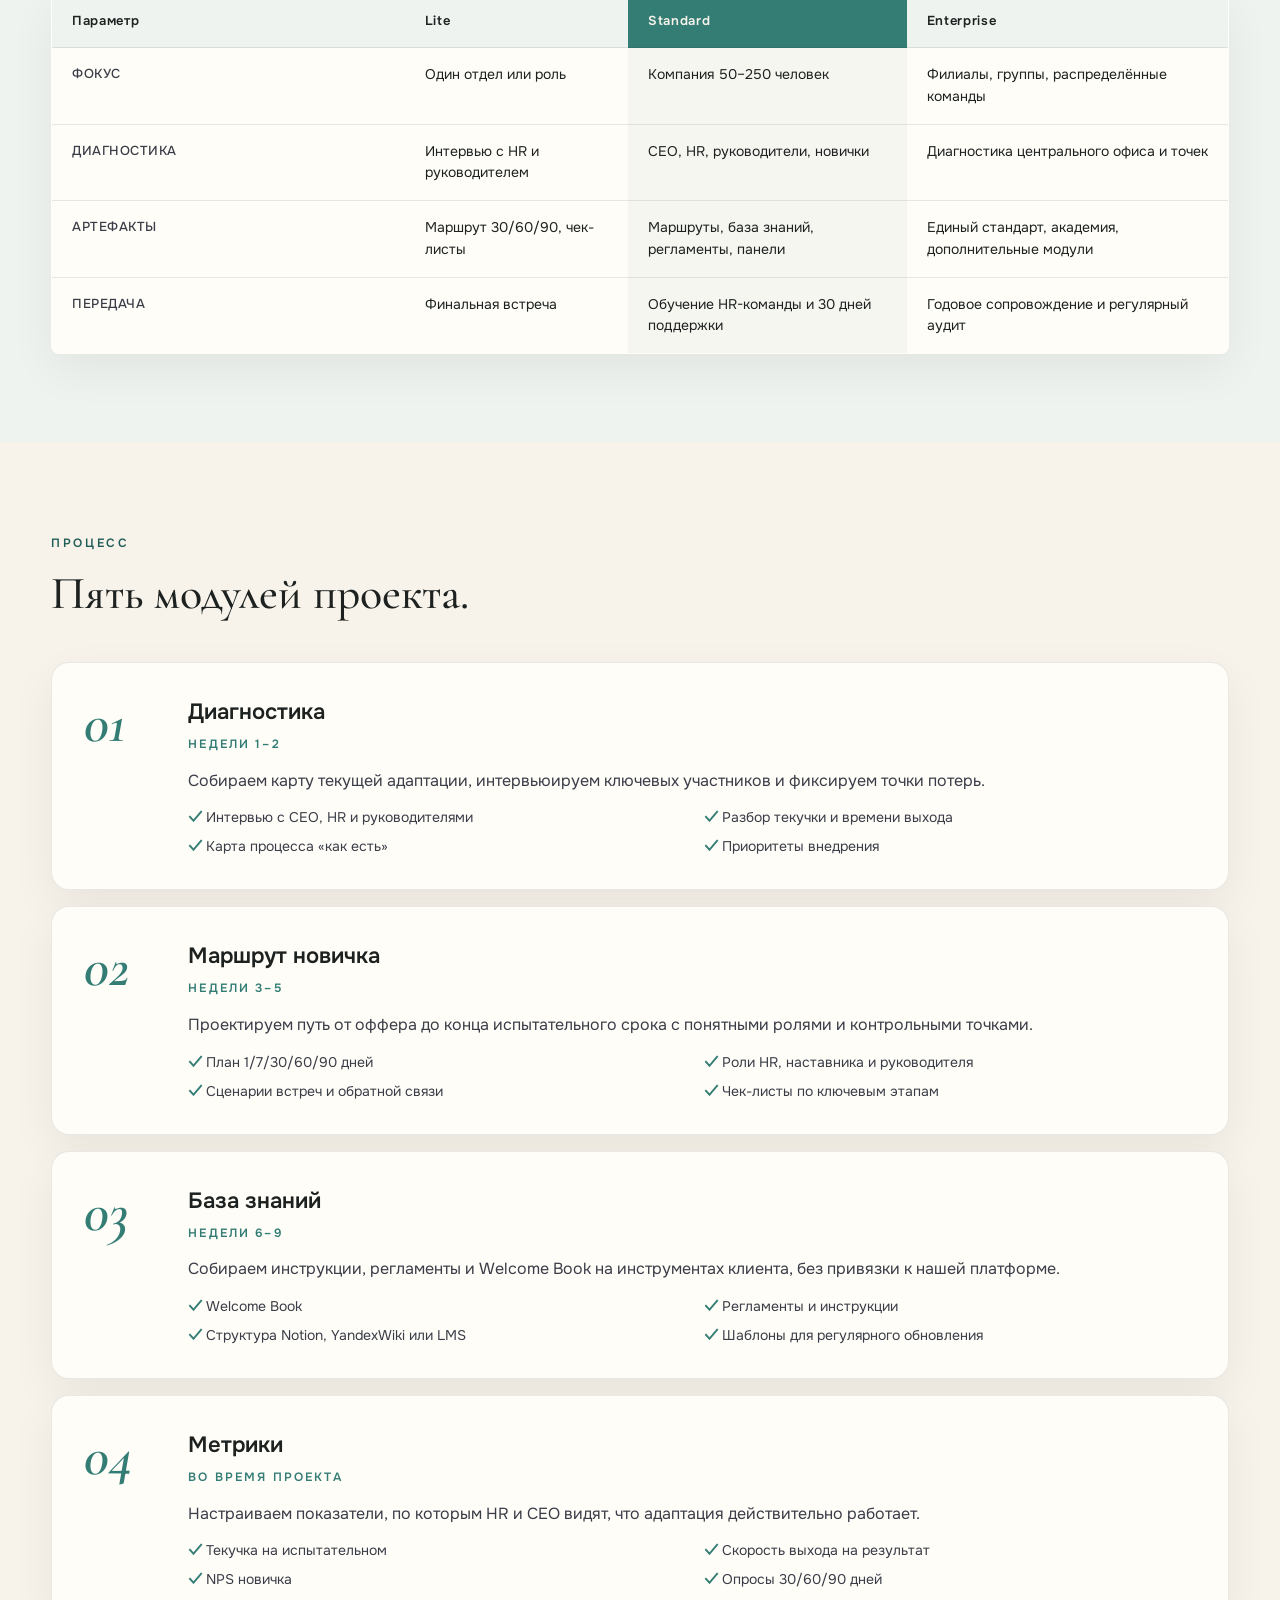
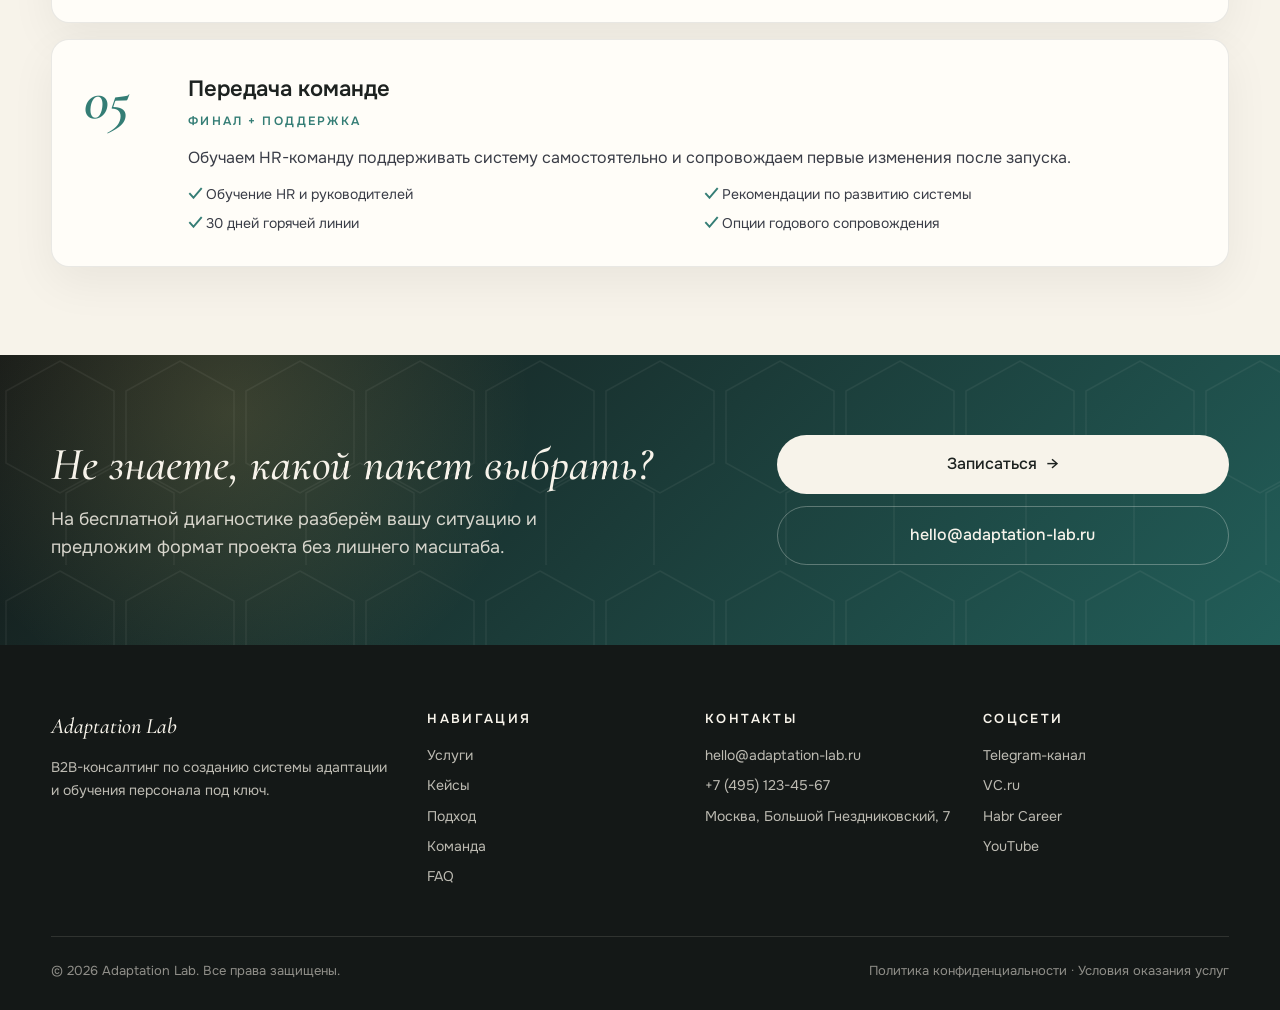
<file: services.html>
<!DOCTYPE html>
<html lang="ru">
<head>
<meta charset="UTF-8">
<meta name="viewport" content="width=device-width, initial-scale=1.0">
<title>Услуги Adaptation Lab</title>
<meta name="description" content="Пакеты Adaptation Lab для внедрения системы адаптации персонала: Lite, Standard и Enterprise.">
<link rel="preconnect" href="https://fonts.googleapis.com">
<link rel="preconnect" href="https://fonts.gstatic.com" crossorigin>
<link href="https://fonts.googleapis.com/css2?family=Cormorant+Garamond:ital,wght@0,400;0,500;0,600;1,400;1,500;1,600&amp;family=Onest:wght@300;400;500;600;700&amp;display=swap" rel="stylesheet">
<link rel="stylesheet" href="style.css">
</head>
<body>

<header class="site-header">
  <div class="container site-header__inner">
    <a href="index.html" class="logo" aria-label="Adaptation Lab">
      <svg class="logo-mark" viewBox="0 0 32 36" xmlns="http://www.w3.org/2000/svg">
        <polygon points="16,2 30,10 30,26 16,34 2,26 2,10"/>
        <text x="16" y="22" text-anchor="middle">AL</text>
      </svg>
      Adaptation&nbsp;Lab
    </a>

    <nav class="nav" aria-label="Главное меню">
      <a href="services.html" data-page="services.html">Услуги</a>
      <a href="cases.html" data-page="cases.html">Кейсы</a>
      <a href="index.html#approach" data-page="index.html">Подход</a>
      <a href="index.html#team" data-page="index.html">Команда</a>
      <a href="index.html#faq" data-page="index.html">FAQ</a>
      <a href="index.html#contact" class="nav-cta">Бесплатная диагностика <span class="arrow">→</span></a>
    </nav>

    <button class="menu-toggle" aria-label="Открыть меню" aria-expanded="false">
      <span></span><span></span><span></span>
    </button>
  </div>
</header>

<main>
  <section class="page-hero">
    <div class="container">
      <div class="page-hero__eyebrow">Услуги</div>
      <h1>Выберите глубину проекта под вашу <em>команду и задачу</em>.</h1>
      <p>Мы проектируем адаптацию как рабочую систему: маршруты новичков, базу знаний, метрики, роли HR и руководителей. Все материалы остаются у вас.</p>
    </div>
  </section>

  <section class="section section--cream" id="packages">
    <div class="container">
      <div class="section-header">
        <span class="section__eyebrow">Пакеты</span>
        <h2>Три формата внедрения.</h2>
        <p class="section__lede">Lite подходит для пилота, Standard закрывает систему адаптации под ключ, Enterprise помогает тиражировать процесс на филиалы и группы компаний.</p>
      </div>

      <div class="packages">
        <div class="package" id="lite">
          <span class="package__name">Lite</span>
          <h3 class="package__title">Онбординг<br>в одном отделе</h3>
          <div class="package__price">от 300 000 ₽<small>/проект</small></div>
          <div class="package__term">4–6 недель</div>
          <ul class="package__features">
            <li>Диагностика одного отдела</li>
            <li>Маршрут новичка 30/60/90</li>
            <li>База знаний в Notion / YandexWiki</li>
            <li>Чек-листы для HR и руководителя</li>
          </ul>
          <a href="index.html#contact" class="btn btn--secondary">Обсудить пакет</a>
        </div>

        <div class="package package--featured" id="standard">
          <span class="package__badge">Популярный</span>
          <span class="package__name">Standard</span>
          <h3 class="package__title">Система адаптации<br>под ключ</h3>
          <div class="package__price">600–800k ₽<small>/проект</small></div>
          <div class="package__term">8–12 недель</div>
          <ul class="package__features">
            <li>Диагностика всей компании</li>
            <li>Маршруты для всех ролей</li>
            <li>База знаний + регламенты + видео</li>
            <li>Dashboards для HR и CEO</li>
            <li>Сопровождение 30 дней</li>
          </ul>
          <a href="index.html#contact" class="btn btn--white">Обсудить пакет</a>
        </div>

        <div class="package" id="enterprise">
          <span class="package__name">Enterprise</span>
          <h3 class="package__title">Тиражирование<br>на филиалы / группы</h3>
          <div class="package__price">от 1,2 млн ₽<small>/проект</small></div>
          <div class="package__term">12–20 недель</div>
          <ul class="package__features">
            <li>Всё из Standard</li>
            <li>Единый стандарт для филиалов</li>
            <li>AI-ассистент новичка</li>
            <li>AL Academy для HR-команды</li>
            <li>Годовое сопровождение</li>
          </ul>
          <a href="index.html#contact" class="btn btn--secondary">Обсудить пакет</a>
        </div>
      </div>
    </div>
  </section>

  <section class="section section--cream2">
    <div class="container">
      <div class="section-header">
        <span class="section__eyebrow">Сравнение</span>
        <h2>Что входит в каждый пакет.</h2>
      </div>

      <table class="compare-table">
        <thead>
          <tr>
            <th>Параметр</th>
            <th>Lite</th>
            <th class="featured">Standard</th>
            <th>Enterprise</th>
          </tr>
        </thead>
        <tbody>
          <tr>
            <td>Фокус</td>
            <td>Один отдел или роль</td>
            <td class="featured-col">Компания 50–250 человек</td>
            <td>Филиалы, группы, распределённые команды</td>
          </tr>
          <tr>
            <td>Диагностика</td>
            <td>Интервью с HR и руководителем</td>
            <td class="featured-col">CEO, HR, руководители, новички</td>
            <td>Диагностика центрального офиса и точек</td>
          </tr>
          <tr>
            <td>Артефакты</td>
            <td>Маршрут 30/60/90, чек-листы</td>
            <td class="featured-col">Маршруты, база знаний, регламенты, панели</td>
            <td>Единый стандарт, академия, дополнительные модули</td>
          </tr>
          <tr>
            <td>Передача</td>
            <td>Финальная встреча</td>
            <td class="featured-col">Обучение HR-команды и 30 дней поддержки</td>
            <td>Годовое сопровождение и регулярный аудит</td>
          </tr>
        </tbody>
      </table>
    </div>
  </section>

  <section class="section section--cream">
    <div class="container">
      <div class="section-header">
        <span class="section__eyebrow">Процесс</span>
        <h2>Пять модулей проекта.</h2>
      </div>

      <div class="modules-deep">
        <div class="module-row">
          <div class="module-row__num">01</div>
          <div>
            <div class="module-row__name">Диагностика</div>
            <div class="module-row__weeks">Недели 1–2</div>
            <div class="module-row__body">Собираем карту текущей адаптации, интервьюируем ключевых участников и фиксируем точки потерь.</div>
            <ul>
              <li>Интервью с CEO, HR и руководителями</li>
              <li>Разбор текучки и времени выхода</li>
              <li>Карта процесса «как есть»</li>
              <li>Приоритеты внедрения</li>
            </ul>
          </div>
        </div>

        <div class="module-row">
          <div class="module-row__num">02</div>
          <div>
            <div class="module-row__name">Маршрут новичка</div>
            <div class="module-row__weeks">Недели 3–5</div>
            <div class="module-row__body">Проектируем путь от оффера до конца испытательного срока с понятными ролями и контрольными точками.</div>
            <ul>
              <li>План 1/7/30/60/90 дней</li>
              <li>Роли HR, наставника и руководителя</li>
              <li>Сценарии встреч и обратной связи</li>
              <li>Чек-листы по ключевым этапам</li>
            </ul>
          </div>
        </div>

        <div class="module-row">
          <div class="module-row__num">03</div>
          <div>
            <div class="module-row__name">База знаний</div>
            <div class="module-row__weeks">Недели 6–9</div>
            <div class="module-row__body">Собираем инструкции, регламенты и Welcome Book на инструментах клиента, без привязки к нашей платформе.</div>
            <ul>
              <li>Welcome Book</li>
              <li>Регламенты и инструкции</li>
              <li>Структура Notion, YandexWiki или LMS</li>
              <li>Шаблоны для регулярного обновления</li>
            </ul>
          </div>
        </div>

        <div class="module-row">
          <div class="module-row__num">04</div>
          <div>
            <div class="module-row__name">Метрики</div>
            <div class="module-row__weeks">Во время проекта</div>
            <div class="module-row__body">Настраиваем показатели, по которым HR и CEO видят, что адаптация действительно работает.</div>
            <ul>
              <li>Текучка на испытательном</li>
              <li>Скорость выхода на результат</li>
              <li>NPS новичка</li>
              <li>Опросы 30/60/90 дней</li>
            </ul>
          </div>
        </div>

        <div class="module-row">
          <div class="module-row__num">05</div>
          <div>
            <div class="module-row__name">Передача команде</div>
            <div class="module-row__weeks">Финал + поддержка</div>
            <div class="module-row__body">Обучаем HR-команду поддерживать систему самостоятельно и сопровождаем первые изменения после запуска.</div>
            <ul>
              <li>Обучение HR и руководителей</li>
              <li>Рекомендации по развитию системы</li>
              <li>30 дней горячей линии</li>
              <li>Опции годового сопровождения</li>
            </ul>
          </div>
        </div>
      </div>
    </div>
  </section>

  <section class="cta-banner">
    <div class="container">
      <div class="cta-banner__inner">
        <div>
          <h2>Не знаете, какой пакет выбрать?</h2>
          <p>На бесплатной диагностике разберём вашу ситуацию и предложим формат проекта без лишнего масштаба.</p>
        </div>
        <div class="cta-banner__buttons">
          <a href="index.html#contact-form" class="btn btn--white">Записаться <span class="arrow">→</span></a>
          <a href="mailto:hello@adaptation-lab.ru" class="btn btn--ghost">hello@adaptation-lab.ru</a>
        </div>
      </div>
    </div>
  </section>
</main>

<footer class="site-footer">
  <div class="container">
    <div class="site-footer__top">
      <div>
        <div class="site-footer__brand">Adaptation Lab</div>
        <p>B2B-консалтинг по созданию системы адаптации<br>и обучения персонала под ключ.</p>
      </div>
      <div>
        <h4>Навигация</h4>
        <ul>
          <li><a href="services.html">Услуги</a></li>
          <li><a href="cases.html">Кейсы</a></li>
          <li><a href="index.html#approach">Подход</a></li>
          <li><a href="index.html#team">Команда</a></li>
          <li><a href="index.html#faq">FAQ</a></li>
        </ul>
      </div>
      <div>
        <h4>Контакты</h4>
        <ul>
          <li><a href="mailto:hello@adaptation-lab.ru">hello@adaptation-lab.ru</a></li>
          <li><a href="tel:+74951234567">+7 (495) 123-45-67</a></li>
          <li>Москва, Большой Гнездниковский, 7</li>
        </ul>
      </div>
      <div>
        <h4>Соцсети</h4>
        <ul>
          <li><a href="#">Telegram-канал</a></li>
          <li><a href="#">VC.ru</a></li>
          <li><a href="#">Habr Career</a></li>
          <li><a href="#">YouTube</a></li>
        </ul>
      </div>
    </div>

    <div class="site-footer__bottom">
      <span>© <span data-year>2026</span> Adaptation Lab. Все права защищены.</span>
      <span><a href="#">Политика конфиденциальности</a> · <a href="#">Условия оказания услуг</a></span>
    </div>
  </div>
</footer>

<a href="index.html#contact" class="mobile-sticky-cta">Записаться на диагностику <span>→</span></a>

<script src="main.js"></script>
</body>
</html>
</file>
<file: style.css>
/* ============================================================
   Adaptation Lab — стили сайта
   Палитра: Sage / Charcoal / Cream / Tan / Sand
   Шрифты:  Cormorant Garamond (заголовки, цитаты) + Onest (текст)
   ============================================================ */

:root {
  --sage:        #347D75;
  --sage-deep:   #225E59;
  --sage-mid:    #53A79B;
  --sage-soft:   #DCEEEB;
  --charcoal:    #141817;
  --charcoal-2:  #242D2B;
  --cream:       #F7F3EA;
  --cream-2:     #EEF3F0;
  --tan:         #E2C46B;
  --sand:        #E8DFC9;
  --white:       #FFFDF8;
  --coral:       #D96F55;
  --blue:        #3E66A8;
  --ink:         #1D2220;
  --ink-2:       #3A3D47;
  --muted:       #7B7E88;
  --line:        rgba(29, 31, 40, 0.10);

  --font-serif:  'Cormorant Garamond', 'Times New Roman', serif;
  --font-sans:   'Onest', system-ui, -apple-system, sans-serif;

  --radius:      8px;
  --max-w:       1280px;
  --pad-x:       clamp(20px, 4vw, 56px);
}

* { box-sizing: border-box; margin: 0; padding: 0; }

html { scroll-behavior: smooth; }

body {
  font-family: var(--font-sans);
  font-size: 16px;
  line-height: 1.55;
  color: var(--ink);
  background: var(--cream);
  -webkit-font-smoothing: antialiased;
  -moz-osx-font-smoothing: grayscale;
}

a { color: inherit; text-decoration: none; }

img { max-width: 100%; display: block; }

/* ────────────── Контейнер ────────────── */
.container {
  max-width: var(--max-w);
  margin: 0 auto;
  padding: 0 var(--pad-x);
  width: 100%;
}

/* ────────────── Шапка ────────────── */
.site-header {
  position: sticky;
  top: 0;
  z-index: 100;
  background: rgba(246, 241, 231, 0.92);
  backdrop-filter: saturate(150%) blur(12px);
  -webkit-backdrop-filter: saturate(150%) blur(12px);
  border-bottom: 1px solid var(--line);
}
.site-header__inner {
  display: flex;
  align-items: center;
  justify-content: space-between;
  gap: 24px;
  height: 72px;
}
.logo {
  display: flex;
  align-items: center;
  gap: 10px;
  font-weight: 600;
  letter-spacing: 0;
  font-size: 18px;
}
.logo-mark {
  width: 32px;
  height: 36px;
  display: block;
}
.logo-mark polygon { fill: var(--sage); }
.logo-mark text { fill: var(--cream); font-family: var(--font-sans); font-size: 11px; font-weight: 700; }

.nav {
  display: flex;
  align-items: center;
  gap: 28px;
}
.nav a {
  font-size: 14px;
  font-weight: 500;
  color: var(--ink-2);
  transition: color .15s;
}
.nav a:hover { color: var(--sage); }
.nav a.is-active { color: var(--sage); }

.nav-cta {
  display: inline-flex;
  align-items: center;
  gap: 8px;
  background: var(--sage);
  color: var(--cream) !important;
  padding: 10px 18px;
  border-radius: 999px;
  font-weight: 500;
  font-size: 14px;
  transition: background .15s, transform .15s;
}
.nav-cta:hover { background: var(--sage-deep); transform: translateY(-1px); }

.menu-toggle {
  display: none;
  background: none;
  border: 0;
  width: 40px;
  height: 40px;
  cursor: pointer;
  position: relative;
}
.menu-toggle span {
  display: block;
  width: 24px;
  height: 2px;
  background: var(--ink);
  margin: 5px auto;
  transition: transform .25s, opacity .15s;
}
.menu-toggle.is-open span:nth-child(1) { transform: translateY(7px) rotate(45deg); }
.menu-toggle.is-open span:nth-child(2) { opacity: 0; }
.menu-toggle.is-open span:nth-child(3) { transform: translateY(-7px) rotate(-45deg); }

@media (max-width: 880px) {
  .nav { display: none; position: absolute; top: 72px; left: 0; right: 0; flex-direction: column; gap: 0; background: var(--cream); padding: 16px var(--pad-x); border-bottom: 1px solid var(--line); }
  .nav.is-open { display: flex; }
  .nav a { padding: 12px 0; border-bottom: 1px solid var(--line); width: 100%; }
  .nav a:last-child { border-bottom: 0; }
  .nav-cta { margin-top: 12px; align-self: flex-start; }
  .menu-toggle { display: block; }
}

/* ────────────── Hero ────────────── */
.hero {
  padding: 80px 0 100px;
  position: relative;
  overflow: hidden;
}
.hero__inner {
  display: grid;
  grid-template-columns: 1.2fr 1fr;
  gap: 64px;
  align-items: center;
}
.hero__eyebrow {
  display: inline-block;
  font-size: 12px;
  font-weight: 600;
  letter-spacing: 0.18em;
  text-transform: uppercase;
  color: var(--sage);
  margin-bottom: 22px;
  padding: 6px 12px;
  background: var(--sage-soft);
  border-radius: 999px;
}
.hero h1 {
  font-family: var(--font-serif);
  font-weight: 500;
  font-size: 68px;
  line-height: 1.04;
  letter-spacing: 0;
  color: var(--ink);
  margin-bottom: 24px;
}
.hero h1 em {
  font-style: italic;
  color: var(--sage);
}
.hero__lede {
  font-size: 19px;
  line-height: 1.55;
  color: var(--ink-2);
  max-width: 540px;
  margin-bottom: 36px;
}
.hero__cta {
  display: flex;
  flex-wrap: wrap;
  gap: 14px;
  align-items: center;
}
.hero__visual {
  position: relative;
  aspect-ratio: 1;
  display: flex;
  align-items: center;
  justify-content: center;
}
.hero__visual svg {
  width: 100%;
  max-width: 420px;
}

@media (max-width: 880px) {
  .hero { padding: 48px 0 64px; }
  .hero__inner { grid-template-columns: 1fr; gap: 32px; }
  .hero__visual { max-width: 320px; margin: 0 auto; }
}

/* ────────────── Кнопки ────────────── */
.btn {
  display: inline-flex;
  align-items: center;
  gap: 10px;
  font-family: var(--font-sans);
  font-size: 16px;
  font-weight: 500;
  padding: 14px 26px;
  border-radius: 999px;
  border: 1px solid transparent;
  cursor: pointer;
  transition: background .15s, transform .15s, border-color .15s, color .15s;
}
.btn--primary {
  background: var(--sage);
  color: var(--cream);
}
.btn--primary:hover { background: var(--sage-deep); transform: translateY(-1px); }
.btn--secondary {
  background: transparent;
  color: var(--ink);
  border-color: var(--line);
}
.btn--secondary:hover { border-color: var(--sage); color: var(--sage); }
.btn--ghost {
  background: transparent;
  color: var(--cream);
  border-color: rgba(245, 243, 239, 0.3);
}
.btn--ghost:hover { border-color: var(--cream); }
.btn--white {
  background: var(--cream);
  color: var(--ink);
}
.btn--white:hover { background: var(--white); }

.arrow {
  display: inline-block;
  transition: transform .15s;
}
.btn:hover .arrow { transform: translateX(2px); }

/* ────────────── Trust bar ────────────── */
.trust-bar {
  background: var(--charcoal);
  color: var(--cream);
  padding: 36px 0;
}
.trust-bar__grid {
  display: grid;
  grid-template-columns: repeat(4, 1fr);
  gap: 32px;
}
.trust-stat {
  display: flex;
  flex-direction: column;
  gap: 6px;
}
.trust-stat__num {
  font-family: var(--font-serif);
  font-style: italic;
  font-size: 44px;
  font-weight: 500;
  line-height: 1;
  color: var(--sage-mid);
}
.trust-stat__label {
  font-size: 13px;
  color: rgba(246, 241, 231, 0.7);
  line-height: 1.4;
}

@media (max-width: 720px) {
  .trust-bar__grid { grid-template-columns: 1fr 1fr; gap: 24px; }
}

/* ────────────── Секция ────────────── */
.section {
  padding: 96px 0;
  position: relative;
}
.section--cream { background: var(--cream); }
.section--cream2 { background: var(--cream-2); }
.section--charcoal { background: var(--charcoal); color: var(--cream); }
.section--sage { background: var(--sage); color: var(--cream); }

.section-header {
  margin-bottom: 56px;
  max-width: 720px;
}
.section-header.center {
  margin-left: auto;
  margin-right: auto;
  text-align: center;
}
.section__eyebrow {
  display: inline-block;
  font-size: 12px;
  font-weight: 600;
  letter-spacing: 0.22em;
  text-transform: uppercase;
  color: var(--sage);
  margin-bottom: 16px;
}
.section--charcoal .section__eyebrow { color: var(--sage-mid); }
.section--sage .section__eyebrow { color: rgba(245, 243, 239, 0.7); }
.section h2 {
  font-family: var(--font-serif);
  font-weight: 500;
  font-size: 46px;
  line-height: 1.12;
  letter-spacing: 0;
  margin-bottom: 18px;
}
.section h2 em { font-style: italic; color: var(--sage); }
.section--charcoal h2 em, .section--sage h2 em { color: var(--cream); opacity: 0.9; }
.section__lede {
  font-size: 18px;
  line-height: 1.55;
  color: var(--ink-2);
  max-width: 640px;
}
.section--charcoal .section__lede { color: rgba(246, 241, 231, 0.75); }
.section--sage .section__lede { color: rgba(246, 241, 231, 0.85); }

@media (max-width: 720px) {
  .section { padding: 64px 0; }
  .section-header { margin-bottom: 36px; }
}

/* ────────────── Pain section (Знакомо?) ────────────── */
.pain-grid {
  display: grid;
  grid-template-columns: repeat(2, 1fr);
  gap: 16px;
}
.pain-card {
  background: var(--white);
  border: 1px solid var(--line);
  border-radius: var(--radius);
  padding: 28px 30px;
  display: flex;
  gap: 18px;
  align-items: flex-start;
  transition: border-color .2s, transform .2s;
}
.pain-card:hover { border-color: var(--sage-mid); transform: translateY(-2px); }
.pain-card__icon {
  flex-shrink: 0;
  width: 36px;
  height: 36px;
  display: flex;
  align-items: center;
  justify-content: center;
  border-radius: 50%;
  background: var(--sage-soft);
  color: var(--sage);
  font-family: var(--font-serif);
  font-style: italic;
  font-size: 22px;
  font-weight: 600;
}
.pain-card__title {
  font-size: 18px;
  font-weight: 600;
  margin-bottom: 6px;
  line-height: 1.3;
}
.pain-card__body {
  font-size: 15px;
  color: var(--ink-2);
  line-height: 1.5;
}

@media (max-width: 720px) {
  .pain-grid { grid-template-columns: 1fr; }
}

/* ────────────── Услуги (пакеты) ────────────── */
.packages {
  display: grid;
  grid-template-columns: repeat(3, 1fr);
  gap: 24px;
  align-items: stretch;
}
.package {
  background: var(--white);
  border: 1px solid var(--line);
  border-radius: var(--radius);
  padding: 36px 32px;
  display: flex;
  flex-direction: column;
  gap: 18px;
  position: relative;
  transition: border-color .2s, transform .2s, box-shadow .2s;
}
.package:hover {
  border-color: var(--sage);
  transform: translateY(-3px);
  box-shadow: 0 14px 40px rgba(29, 34, 32, 0.07);
}
.package--featured {
  background: var(--sage);
  color: var(--cream);
  border-color: var(--sage);
}
.package--featured:hover { background: var(--sage-deep); }

.package__badge {
  position: absolute;
  top: -10px;
  right: 24px;
  background: var(--tan);
  color: var(--charcoal);
  font-size: 11px;
  font-weight: 700;
  letter-spacing: 0.16em;
  text-transform: uppercase;
  padding: 5px 12px;
  border-radius: 999px;
}
.package__name {
  font-size: 14px;
  font-weight: 600;
  letter-spacing: 0.22em;
  text-transform: uppercase;
  color: var(--sage);
}
.package--featured .package__name { color: rgba(246, 241, 231, 0.75); }

.package__title {
  font-family: var(--font-serif);
  font-style: italic;
  font-weight: 500;
  font-size: 32px;
  line-height: 1.1;
  letter-spacing: 0;
}
.package__price {
  font-family: var(--font-serif);
  font-style: italic;
  font-weight: 500;
  font-size: 38px;
  line-height: 1;
  color: var(--sage);
}
.package--featured .package__price { color: var(--cream); }
.package__price small {
  font-family: var(--font-sans);
  font-style: normal;
  font-size: 13px;
  font-weight: 400;
  color: var(--muted);
  margin-left: 6px;
}
.package--featured .package__price small { color: rgba(246, 241, 231, 0.7); }
.package__term {
  font-size: 14px;
  color: var(--muted);
  letter-spacing: 0.05em;
  text-transform: uppercase;
}
.package--featured .package__term { color: rgba(246, 241, 231, 0.7); }
.package__features {
  list-style: none;
  display: flex;
  flex-direction: column;
  gap: 10px;
  margin-top: 4px;
  padding: 0;
  flex: 1;
}
.package__features li {
  font-size: 15px;
  line-height: 1.45;
  display: flex;
  gap: 10px;
  align-items: flex-start;
  color: var(--ink-2);
}
.package--featured .package__features li { color: rgba(246, 241, 231, 0.94); }
.package__features li::before {
  content: '✓';
  color: var(--sage);
  font-weight: 700;
  flex-shrink: 0;
}
.package--featured .package__features li::before { color: rgba(246, 241, 231, 0.85); }
.package .btn { width: 100%; justify-content: center; }

@media (max-width: 920px) {
  .packages { grid-template-columns: 1fr; gap: 16px; }
}

/* ────────────── Подход (5 модулей) ────────────── */
.steps {
  display: grid;
  grid-template-columns: repeat(5, 1fr);
  gap: 16px;
  position: relative;
}
.step {
  background: var(--white);
  border: 1px solid var(--line);
  border-radius: var(--radius);
  padding: 28px 24px;
  display: flex;
  flex-direction: column;
  gap: 12px;
  position: relative;
  transition: border-color .2s, transform .2s;
}
.step:hover {
  border-color: var(--sage);
  transform: translateY(-2px);
}
.step__num {
  font-family: var(--font-serif);
  font-style: italic;
  font-weight: 600;
  font-size: 38px;
  color: var(--sage);
  line-height: 1;
}
.step__title {
  font-size: 18px;
  font-weight: 600;
  line-height: 1.25;
}
.step__body {
  font-size: 14px;
  color: var(--ink-2);
  line-height: 1.5;
  flex: 1;
}
.step__weeks {
  font-size: 12px;
  color: var(--sage);
  font-weight: 600;
  letter-spacing: 0.1em;
  text-transform: uppercase;
  margin-top: auto;
}

@media (max-width: 1100px) {
  .steps { grid-template-columns: repeat(2, 1fr); }
}
@media (max-width: 600px) {
  .steps { grid-template-columns: 1fr; }
}

/* ────────────── Кейсы превью ────────────── */
.cases-grid {
  display: grid;
  grid-template-columns: repeat(3, 1fr);
  gap: 24px;
}
.case-card {
  background: var(--cream-2);
  border-radius: var(--radius);
  padding: 32px 30px;
  display: flex;
  flex-direction: column;
  gap: 16px;
  transition: transform .2s, box-shadow .2s;
}
.case-card:hover {
  transform: translateY(-3px);
  box-shadow: 0 14px 40px rgba(29, 34, 32, 0.07);
}
.case-card__industry {
  display: inline-flex;
  align-self: flex-start;
  align-items: center;
  gap: 8px;
  font-size: 12px;
  font-weight: 600;
  letter-spacing: 0.18em;
  text-transform: uppercase;
  color: var(--sage);
  background: var(--sage-soft);
  padding: 5px 12px;
  border-radius: 999px;
}
.case-card__title {
  font-family: var(--font-serif);
  font-style: italic;
  font-weight: 500;
  font-size: 26px;
  line-height: 1.2;
  letter-spacing: 0;
}
.case-card__metrics {
  display: flex;
  gap: 20px;
  margin: 6px 0 12px;
}
.case-metric {
  flex: 1;
}
.case-metric__num {
  font-family: var(--font-serif);
  font-style: italic;
  font-weight: 500;
  font-size: 30px;
  color: var(--sage);
  line-height: 1;
}
.case-metric__label {
  font-size: 12px;
  color: var(--muted);
  margin-top: 4px;
  line-height: 1.3;
}
.case-card__quote {
  font-size: 14px;
  font-style: italic;
  color: var(--ink-2);
  line-height: 1.5;
  border-left: 2px solid var(--sage);
  padding-left: 14px;
}
.case-card__link {
  font-size: 14px;
  font-weight: 500;
  color: var(--sage);
  display: inline-flex;
  gap: 6px;
  margin-top: auto;
}
.case-card__link:hover { gap: 10px; }

@media (max-width: 920px) {
  .cases-grid { grid-template-columns: 1fr; }
}

/* ────────────── Команда ────────────── */
.team-grid {
  display: grid;
  grid-template-columns: repeat(4, 1fr);
  gap: 24px;
}
.team-member {
  text-align: left;
  display: flex;
  flex-direction: column;
  gap: 14px;
}
.team-member__avatar {
  aspect-ratio: 1;
  border-radius: var(--radius);
  background: var(--sage-soft);
  display: flex;
  align-items: center;
  justify-content: center;
  font-family: var(--font-serif);
  font-style: italic;
  font-size: 64px;
  font-weight: 500;
  color: var(--sage);
  letter-spacing: 0;
  position: relative;
  overflow: hidden;
}
.team-member__avatar::before {
  content: '';
  position: absolute;
  inset: 0;
  background-image: url("data:image/svg+xml;utf8,<svg xmlns='http://www.w3.org/2000/svg' width='80' height='70' viewBox='0 0 80 70'><polygon points='40,4 76,24 76,46 40,66 4,46 4,24' fill='none' stroke='%234A7C6F' stroke-width='1' opacity='0.18'/></svg>");
  background-size: 60px;
  background-repeat: repeat;
}
.team-member__name {
  font-size: 18px;
  font-weight: 600;
}
.team-member__role {
  font-size: 14px;
  color: var(--muted);
  letter-spacing: 0.05em;
  text-transform: uppercase;
}

@media (max-width: 880px) {
  .team-grid { grid-template-columns: 1fr 1fr; }
}

/* ────────────── FAQ accordion ────────────── */
.faq {
  max-width: 880px;
  margin: 0 auto;
}
.faq__item {
  border-bottom: 1px solid var(--line);
}
.faq__q {
  width: 100%;
  background: none;
  border: none;
  cursor: pointer;
  display: flex;
  align-items: center;
  justify-content: space-between;
  text-align: left;
  padding: 22px 0;
  font-family: inherit;
  font-size: 18px;
  font-weight: 500;
  color: var(--ink);
  gap: 16px;
}
.faq__icon {
  flex-shrink: 0;
  width: 32px;
  height: 32px;
  border-radius: 50%;
  border: 1px solid var(--line);
  display: flex;
  align-items: center;
  justify-content: center;
  font-size: 18px;
  color: var(--sage);
  transition: transform .25s, background .15s;
}
.faq__item.is-open .faq__icon {
  background: var(--sage);
  color: var(--cream);
  border-color: var(--sage);
  transform: rotate(45deg);
}
.faq__a {
  max-height: 0;
  overflow: hidden;
  transition: max-height .35s ease;
}
.faq__a-inner {
  padding: 0 0 22px;
  color: var(--ink-2);
  line-height: 1.6;
  font-size: 16px;
  max-width: 720px;
}

/* ────────────── CTA banner ────────────── */
.cta-banner {
  background: var(--sage);
  color: var(--cream);
  padding: 80px 0;
  position: relative;
  overflow: hidden;
}
.cta-banner::before {
  content: '';
  position: absolute;
  inset: 0;
  background-image: url("data:image/svg+xml;utf8,<svg xmlns='http://www.w3.org/2000/svg' width='160' height='140' viewBox='0 0 160 140'><g fill='none' stroke='%23F6F1E7' stroke-width='1'><polygon points='40,4 76,24 76,72 40,92 4,72 4,24'/><polygon points='120,4 156,24 156,72 120,92 84,72 84,24'/><polygon points='80,72 116,92 116,140 80,160 44,140 44,92'/></g></svg>");
  background-size: 240px;
  opacity: 0.06;
  pointer-events: none;
}
.cta-banner__inner {
  display: grid;
  grid-template-columns: 1.5fr 1fr;
  gap: 48px;
  align-items: center;
  position: relative;
}
.cta-banner h2 {
  font-family: var(--font-serif);
  font-style: italic;
  font-weight: 500;
  font-size: 46px;
  line-height: 1.1;
  letter-spacing: 0;
  margin-bottom: 16px;
}
.cta-banner p {
  font-size: 18px;
  color: rgba(246, 241, 231, 0.85);
  max-width: 560px;
  line-height: 1.55;
}
.cta-banner__buttons {
  display: flex;
  flex-direction: column;
  gap: 12px;
}
.cta-banner__buttons .btn { justify-content: center; padding: 16px 28px; }

@media (max-width: 880px) {
  .cta-banner { padding: 56px 0; }
  .cta-banner__inner { grid-template-columns: 1fr; gap: 28px; }
}

/* ────────────── Форма ────────────── */
.form {
  background: var(--white);
  padding: 48px;
  border-radius: var(--radius);
  border: 1px solid var(--line);
  display: flex;
  flex-direction: column;
  gap: 18px;
  max-width: 640px;
  margin: 0 auto;
}
.form-row {
  display: grid;
  grid-template-columns: 1fr 1fr;
  gap: 16px;
}
.form-group {
  display: flex;
  flex-direction: column;
  gap: 6px;
}
.form label {
  font-size: 13px;
  color: var(--ink-2);
  font-weight: 500;
}
.form input,
.form textarea,
.form select {
  font-family: inherit;
  font-size: 15px;
  padding: 12px 14px;
  background: var(--cream);
  border: 1px solid var(--line);
  border-radius: 4px;
  color: var(--ink);
  transition: border-color .15s;
}
.form input:focus,
.form textarea:focus,
.form select:focus {
  outline: none;
  border-color: var(--sage);
}
.form textarea {
  min-height: 110px;
  resize: vertical;
  font-family: inherit;
}
.form__small {
  font-size: 13px;
  color: var(--muted);
  line-height: 1.5;
}
.form__small a { color: var(--sage); text-decoration: underline; }
.form .btn { align-self: flex-start; }

.form__success {
  background: var(--sage-soft);
  color: var(--sage-deep);
  padding: 16px 20px;
  border-radius: 4px;
  font-size: 15px;
  display: none;
}
.form__success.is-visible { display: block; }

@media (max-width: 600px) {
  .form { padding: 28px; }
  .form-row { grid-template-columns: 1fr; }
}

/* ────────────── Footer ────────────── */
.site-footer {
  background: var(--charcoal);
  color: rgba(246, 241, 231, 0.75);
  padding: 64px 0 28px;
  font-size: 14px;
  line-height: 1.6;
}
.site-footer__top {
  display: grid;
  grid-template-columns: 1.4fr 1fr 1fr 1fr;
  gap: 32px;
  margin-bottom: 48px;
}
.site-footer h4 {
  color: var(--cream);
  font-size: 13px;
  font-weight: 600;
  letter-spacing: 0.18em;
  text-transform: uppercase;
  margin-bottom: 14px;
}
.site-footer__brand {
  font-family: var(--font-serif);
  font-style: italic;
  font-weight: 500;
  font-size: 22px;
  color: var(--cream);
  margin-bottom: 12px;
}
.site-footer ul {
  list-style: none;
  display: flex;
  flex-direction: column;
  gap: 8px;
  padding: 0;
}
.site-footer a:hover { color: var(--sage-mid); }

.site-footer__bottom {
  display: flex;
  flex-wrap: wrap;
  justify-content: space-between;
  gap: 16px;
  align-items: center;
  border-top: 1px solid rgba(246, 241, 231, 0.12);
  padding-top: 24px;
  font-size: 13px;
  color: rgba(246, 241, 231, 0.55);
}

@media (max-width: 880px) {
  .site-footer__top { grid-template-columns: 1fr 1fr; gap: 24px; }
}
@media (max-width: 480px) {
  .site-footer__top { grid-template-columns: 1fr; }
}

/* ────────────── Page hero (для services / cases) ────────────── */
.page-hero {
  padding: 80px 0 60px;
  background: var(--cream-2);
  border-bottom: 1px solid var(--line);
}
.page-hero__eyebrow {
  font-size: 12px;
  font-weight: 600;
  letter-spacing: 0.22em;
  text-transform: uppercase;
  color: var(--sage);
  margin-bottom: 16px;
}
.page-hero h1 {
  font-family: var(--font-serif);
  font-weight: 500;
  font-size: 58px;
  line-height: 1.1;
  letter-spacing: 0;
  max-width: 880px;
  margin-bottom: 18px;
}
.page-hero h1 em { font-style: italic; color: var(--sage); }
.page-hero p {
  font-size: 19px;
  color: var(--ink-2);
  max-width: 720px;
  line-height: 1.55;
}

/* ────────────── Сравнительная таблица пакетов ────────────── */
.compare-table {
  width: 100%;
  border-collapse: collapse;
  background: var(--white);
  border: 1px solid var(--line);
  border-radius: var(--radius);
  overflow: hidden;
  font-size: 14px;
}
.compare-table th, .compare-table td {
  padding: 16px 20px;
  text-align: left;
  border-bottom: 1px solid var(--line);
  vertical-align: top;
}
.compare-table thead th {
  background: var(--cream-2);
  font-size: 13px;
  font-weight: 600;
  letter-spacing: 0.05em;
  color: var(--ink);
}
.compare-table thead th.featured { background: var(--sage); color: var(--cream); }
.compare-table tbody td:first-child {
  font-weight: 500;
  color: var(--ink-2);
  letter-spacing: 0.04em;
  font-size: 13px;
  text-transform: uppercase;
  width: 30%;
}
.compare-table .featured-col { background: rgba(74, 124, 111, 0.05); }
.compare-table tr:last-child td { border-bottom: none; }

@media (max-width: 720px) {
  .compare-table { font-size: 12px; }
  .compare-table th, .compare-table td { padding: 12px 14px; }
}

/* ────────────── Case detail ────────────── */
.case-detail {
  display: grid;
  grid-template-columns: 1fr;
  gap: 48px;
  margin-top: 24px;
}
.case-block {
  background: var(--white);
  border: 1px solid var(--line);
  border-radius: var(--radius);
  padding: 48px;
}
.case-block__head {
  display: flex;
  flex-wrap: wrap;
  align-items: center;
  gap: 18px;
  margin-bottom: 24px;
}
.case-block__title {
  font-family: var(--font-serif);
  font-style: italic;
  font-weight: 500;
  font-size: 36px;
  line-height: 1.15;
  letter-spacing: 0;
}
.case-block__metrics {
  display: grid;
  grid-template-columns: repeat(4, 1fr);
  gap: 18px;
  margin: 24px 0 28px;
  padding: 24px 0;
  border-top: 1px solid var(--line);
  border-bottom: 1px solid var(--line);
}
.case-metric-big__num {
  font-family: var(--font-serif);
  font-style: italic;
  font-weight: 500;
  font-size: 38px;
  color: var(--sage);
  line-height: 1;
  letter-spacing: 0;
}
.case-metric-big__label {
  font-size: 13px;
  color: var(--muted);
  margin-top: 6px;
  line-height: 1.4;
}
.case-block h3 {
  font-size: 14px;
  font-weight: 600;
  letter-spacing: 0.18em;
  text-transform: uppercase;
  color: var(--sage);
  margin: 24px 0 10px;
}
.case-block p {
  color: var(--ink-2);
  line-height: 1.6;
  margin-bottom: 12px;
}
.case-block blockquote {
  font-family: var(--font-serif);
  font-style: italic;
  font-size: 22px;
  line-height: 1.4;
  color: var(--ink);
  border-left: 3px solid var(--sage);
  padding: 4px 0 4px 22px;
  margin: 28px 0;
  max-width: 720px;
}

@media (max-width: 720px) {
  .case-block { padding: 28px; }
  .case-block__metrics { grid-template-columns: 1fr 1fr; gap: 16px; }
}

/* ────────────── Module deep dive ────────────── */
.modules-deep {
  display: flex;
  flex-direction: column;
  gap: 16px;
}
.module-row {
  display: grid;
  grid-template-columns: 80px 1fr;
  gap: 24px;
  background: var(--white);
  border: 1px solid var(--line);
  border-radius: var(--radius);
  padding: 32px;
  align-items: start;
}
.module-row__num {
  font-family: var(--font-serif);
  font-style: italic;
  font-weight: 600;
  font-size: 56px;
  color: var(--sage);
  line-height: 1;
}
.module-row__name {
  font-size: 22px;
  font-weight: 600;
  margin-bottom: 6px;
}
.module-row__weeks {
  font-size: 12px;
  color: var(--sage);
  font-weight: 600;
  letter-spacing: 0.18em;
  text-transform: uppercase;
  margin-bottom: 14px;
}
.module-row__body {
  color: var(--ink-2);
  line-height: 1.6;
}
.module-row ul {
  margin-top: 14px;
  list-style: none;
  display: grid;
  grid-template-columns: 1fr 1fr;
  gap: 8px 24px;
}
.module-row ul li {
  font-size: 14px;
  color: var(--ink-2);
  position: relative;
  padding-left: 18px;
  line-height: 1.5;
}
.module-row ul li::before {
  content: '✓';
  color: var(--sage);
  position: absolute;
  left: 0;
  font-weight: 700;
}

@media (max-width: 720px) {
  .module-row { grid-template-columns: 1fr; padding: 24px; }
  .module-row ul { grid-template-columns: 1fr; }
  .module-row__num { font-size: 40px; }
}

/* ────────────── Утилиты ────────────── */
.hidden { display: none !important; }
.visually-hidden {
  position: absolute;
  width: 1px; height: 1px;
  padding: 0; margin: -1px;
  overflow: hidden; clip: rect(0,0,0,0);
  white-space: nowrap; border: 0;
}
.text-center { text-align: center; }
.mt-lg { margin-top: 64px; }
.mb-lg { margin-bottom: 64px; }

/* ────────────── Design refresh 2026 ────────────── */
body {
  background:
    linear-gradient(180deg, rgba(247, 243, 234, 0.98), rgba(238, 243, 240, 0.92) 42%, rgba(247, 243, 234, 1) 100%);
}

.site-header {
  background: rgba(255, 253, 248, 0.86);
  box-shadow: 0 8px 30px rgba(20, 24, 23, 0.06);
}

.logo {
  color: var(--charcoal);
}

.logo-mark {
  filter: drop-shadow(0 8px 16px rgba(52, 125, 117, 0.22));
}

.nav a {
  color: rgba(20, 24, 23, 0.72);
}

.nav a.is-active {
  color: var(--sage-deep);
}

.nav-cta,
.btn--primary {
  background: var(--charcoal);
  color: var(--white) !important;
  box-shadow: 0 12px 26px rgba(20, 24, 23, 0.18);
}

.nav-cta:hover,
.btn--primary:hover {
  background: var(--sage-deep);
  box-shadow: 0 16px 32px rgba(34, 94, 89, 0.22);
}

.btn {
  min-height: 48px;
  border-radius: 999px;
}

.btn--secondary {
  background: rgba(255, 253, 248, 0.66);
  border-color: rgba(20, 24, 23, 0.12);
}

.hero {
  padding: 58px 0 78px;
  background:
    radial-gradient(circle at 16% 18%, rgba(217, 111, 85, 0.16), transparent 30%),
    radial-gradient(circle at 92% 16%, rgba(62, 102, 168, 0.12), transparent 28%),
    linear-gradient(135deg, #fffdf8 0%, #eef3f0 56%, #f7f3ea 100%);
}

.hero::after {
  content: '';
  position: absolute;
  inset: auto 0 0;
  height: 1px;
  background: linear-gradient(90deg, transparent, rgba(20, 24, 23, 0.16), transparent);
}

.hero__inner {
  grid-template-columns: minmax(0, 1.05fr) minmax(360px, 0.95fr);
  gap: 54px;
}

.hero__eyebrow {
  color: var(--sage-deep);
  background: rgba(52, 125, 117, 0.12);
  border: 1px solid rgba(52, 125, 117, 0.18);
}

.hero h1 {
  max-width: 710px;
}

.hero h1 em,
.section h2 em,
.page-hero h1 em {
  color: var(--sage-deep);
}

.hero__lede {
  max-width: 620px;
  color: rgba(20, 24, 23, 0.78);
}

.hero__proof {
  display: flex;
  flex-wrap: wrap;
  gap: 8px;
  margin-top: 22px;
}

.hero__proof span {
  display: inline-flex;
  align-items: center;
  min-height: 34px;
  padding: 7px 12px;
  border: 1px solid rgba(20, 24, 23, 0.1);
  border-radius: 999px;
  background: rgba(255, 253, 248, 0.7);
  color: rgba(20, 24, 23, 0.72);
  font-size: 13px;
  font-weight: 600;
}

.hero__visual {
  aspect-ratio: auto;
  min-height: 460px;
}

.hero-board {
  width: min(100%, 450px);
  min-height: 410px;
  padding: 24px;
  border: 1px solid rgba(20, 24, 23, 0.12);
  border-radius: 28px;
  background:
    linear-gradient(180deg, rgba(255, 253, 248, 0.95), rgba(255, 253, 248, 0.82)),
    repeating-linear-gradient(135deg, rgba(52, 125, 117, 0.06) 0 1px, transparent 1px 16px);
  box-shadow: 0 28px 80px rgba(20, 24, 23, 0.16);
  position: relative;
  overflow: hidden;
}

.hero-board::before {
  content: '';
  position: absolute;
  width: 190px;
  height: 190px;
  right: -70px;
  top: -70px;
  background: radial-gradient(circle, rgba(217, 111, 85, 0.2), transparent 68%);
}

.hero-board::after {
  content: 'AL';
  position: absolute;
  right: 24px;
  bottom: 16px;
  font-family: var(--font-serif);
  font-style: italic;
  font-size: 86px;
  color: rgba(52, 125, 117, 0.08);
  line-height: 1;
}

.hero-board__top,
.hero-board__score,
.hero-board__row,
.hero-board__metrics {
  position: relative;
  z-index: 1;
}

.hero-board__top {
  display: flex;
  align-items: center;
  justify-content: space-between;
  margin-bottom: 30px;
  color: rgba(20, 24, 23, 0.62);
  font-size: 13px;
  font-weight: 700;
}

.hero-board__top strong {
  color: var(--sage-deep);
  background: var(--sage-soft);
  border-radius: 999px;
  padding: 7px 11px;
  font-size: 12px;
}

.hero-board__score {
  display: flex;
  align-items: flex-end;
  justify-content: space-between;
  gap: 18px;
  margin-bottom: 12px;
}

.hero-board__score span {
  max-width: 160px;
  color: rgba(20, 24, 23, 0.72);
  font-weight: 700;
  line-height: 1.2;
}

.hero-board__score strong {
  font-family: var(--font-serif);
  font-style: italic;
  font-size: 72px;
  font-weight: 500;
  line-height: 0.9;
  color: var(--charcoal);
}

.hero-board__progress {
  height: 10px;
  border-radius: 999px;
  background: rgba(20, 24, 23, 0.08);
  overflow: hidden;
  margin-bottom: 24px;
}

.hero-board__progress span {
  display: block;
  width: 78%;
  height: 100%;
  border-radius: inherit;
  background: linear-gradient(90deg, var(--sage), var(--coral));
}

.hero-board__rows {
  display: flex;
  flex-direction: column;
  gap: 10px;
}

.hero-board__row {
  display: grid;
  grid-template-columns: 34px 1fr auto;
  gap: 12px;
  align-items: center;
  padding: 13px 0;
  border-bottom: 1px solid rgba(20, 24, 23, 0.08);
}

.hero-board__row span {
  display: grid;
  place-items: center;
  width: 34px;
  height: 34px;
  border-radius: 50%;
  background: rgba(20, 24, 23, 0.07);
  color: rgba(20, 24, 23, 0.58);
  font-size: 12px;
  font-weight: 700;
}

.hero-board__row strong {
  color: var(--charcoal);
  font-size: 14px;
  line-height: 1.2;
}

.hero-board__row em {
  color: rgba(20, 24, 23, 0.52);
  font-size: 12px;
  font-style: normal;
  font-weight: 700;
}

.hero-board__row.is-done span {
  background: var(--sage);
  color: var(--white);
}

.hero-board__row.is-active {
  border-color: rgba(217, 111, 85, 0.2);
}

.hero-board__row.is-active span {
  background: var(--coral);
  color: var(--white);
}

.hero-board__metrics {
  display: grid;
  grid-template-columns: 1fr 1fr;
  gap: 12px;
  margin-top: 22px;
}

.hero-board__metrics div {
  border-radius: 18px;
  padding: 16px;
  background: rgba(52, 125, 117, 0.1);
}

.hero-board__metrics div:last-child {
  background: rgba(62, 102, 168, 0.1);
}

.hero-board__metrics span {
  display: block;
  font-family: var(--font-serif);
  font-style: italic;
  font-size: 34px;
  color: var(--sage-deep);
  line-height: 1;
}

.hero-board__metrics small {
  display: block;
  margin-top: 5px;
  color: rgba(20, 24, 23, 0.58);
  font-size: 12px;
  font-weight: 700;
}

.trust-bar {
  background: var(--charcoal);
  padding: 28px 0;
}

.trust-bar__grid {
  gap: 12px;
}

.trust-stat {
  min-height: 132px;
  justify-content: space-between;
  padding: 20px;
  border: 1px solid rgba(255, 253, 248, 0.1);
  border-radius: 18px;
  background: linear-gradient(180deg, rgba(255, 253, 248, 0.08), rgba(255, 253, 248, 0.02));
}

.trust-stat__num {
  color: var(--tan);
  font-size: 42px;
}

.section {
  padding: 88px 0;
}

.section-header {
  margin-bottom: 42px;
}

.section__eyebrow,
.page-hero__eyebrow {
  color: var(--sage-deep);
}

.pain-grid,
.cases-grid {
  gap: 18px;
}

.pain-card,
.package,
.case-card,
.step,
.form,
.case-block,
.module-row,
.compare-table {
  border-color: rgba(20, 24, 23, 0.09);
  box-shadow: 0 16px 46px rgba(20, 24, 23, 0.06);
}

.pain-card,
.case-card,
.step,
.module-row,
.case-block {
  border-radius: 18px;
}

.pain-card {
  padding: 24px;
  background: rgba(255, 253, 248, 0.82);
}

.pain-card__icon {
  border-radius: 14px;
  background: var(--charcoal);
  color: var(--white);
  font-family: var(--font-sans);
  font-size: 18px;
}

.package {
  border-radius: 24px;
  padding: 30px;
  background: rgba(255, 253, 248, 0.9);
}

.package--featured {
  background:
    linear-gradient(155deg, var(--charcoal) 0%, var(--sage-deep) 100%);
  border-color: rgba(255, 253, 248, 0.18);
  box-shadow: 0 22px 60px rgba(34, 94, 89, 0.2);
}

.package--featured:hover {
  background:
    linear-gradient(155deg, var(--charcoal) 0%, var(--sage-deep) 100%);
}

.package__badge {
  background: var(--tan);
  border: 1px solid rgba(20, 24, 23, 0.12);
}

.package__price {
  color: var(--sage-deep);
}

.steps {
  gap: 14px;
}

.step {
  background: rgba(255, 253, 248, 0.86);
}

.case-card {
  background: rgba(255, 253, 248, 0.82);
}

.case-card__industry {
  color: var(--sage-deep);
  background: rgba(52, 125, 117, 0.12);
}

.team-member__avatar {
  border-radius: 22px;
  background:
    linear-gradient(150deg, rgba(52, 125, 117, 0.16), rgba(62, 102, 168, 0.12)),
    var(--white);
  color: var(--sage-deep);
}

.faq__item {
  background: rgba(255, 253, 248, 0.58);
  border: 1px solid rgba(20, 24, 23, 0.08);
  border-radius: 18px;
  margin-bottom: 10px;
  padding: 0 20px;
}

.cta-banner {
  background:
    radial-gradient(circle at 18% 20%, rgba(226, 196, 107, 0.18), transparent 28%),
    linear-gradient(135deg, var(--charcoal) 0%, var(--sage-deep) 100%);
}

.form {
  border-radius: 24px;
  background: rgba(255, 253, 248, 0.92);
}

.form input,
.form textarea,
.form select {
  min-height: 48px;
  border-radius: 12px;
  background: rgba(238, 243, 240, 0.72);
}

.page-hero {
  background:
    radial-gradient(circle at 86% 10%, rgba(217, 111, 85, 0.12), transparent 26%),
    linear-gradient(135deg, #fffdf8 0%, #eef3f0 100%);
}

.mobile-sticky-cta {
  display: none;
}

@media (max-width: 920px) {
  .hero__inner {
    grid-template-columns: 1fr;
  }

  .hero__visual {
    min-height: 0;
  }

  .package--featured {
    order: -1;
  }
}

@media (max-width: 720px) {
  body {
    padding-bottom: 76px;
  }

  .site-header__inner {
    height: 64px;
  }

  .nav {
    top: 64px;
    padding: 12px var(--pad-x) 20px;
    background: rgba(255, 253, 248, 0.97);
    box-shadow: 0 20px 48px rgba(20, 24, 23, 0.14);
  }

  .nav a {
    padding: 14px 0;
    font-size: 16px;
  }

  .nav-cta {
    width: 100%;
    justify-content: center;
    margin-top: 14px;
  }

  .hero {
    padding: 34px 0 42px;
  }

  .hero__inner {
    gap: 26px;
  }

  .hero__eyebrow,
  .section__eyebrow,
  .page-hero__eyebrow {
    font-size: 11px;
    letter-spacing: 0.14em;
  }

  .hero h1 {
    font-size: 42px;
    line-height: 1.04;
    margin-bottom: 18px;
  }

  .hero__lede {
    font-size: 17px;
    margin-bottom: 24px;
  }

  .hero__cta {
    display: grid;
    grid-template-columns: 1fr;
    gap: 10px;
  }

  .hero__cta .btn,
  .cta-banner__buttons .btn,
  .form .btn {
    width: 100%;
    justify-content: center;
  }

  .hero__proof {
    margin-top: 16px;
    gap: 7px;
  }

  .hero__proof span {
    font-size: 12px;
    min-height: 32px;
  }

  .hero-board {
    width: 100%;
    min-height: auto;
    padding: 18px;
    border-radius: 22px;
  }

  .hero-board__top {
    margin-bottom: 22px;
  }

  .hero-board__score strong {
    font-size: 58px;
  }

  .hero-board__row {
    grid-template-columns: 30px 1fr;
  }

  .hero-board__row em {
    grid-column: 2;
  }

  .hero-board__metrics span {
    font-size: 30px;
  }

  .trust-bar {
    padding: 16px 0;
  }

  .trust-bar__grid {
    grid-template-columns: 1fr 1fr;
    gap: 10px;
  }

  .trust-stat {
    min-height: 116px;
    padding: 16px;
    border-radius: 16px;
  }

  .trust-stat__num {
    font-size: 34px;
  }

  .trust-stat__label {
    font-size: 12px;
  }

  .section {
    padding: 56px 0;
  }

  .section h2,
  .cta-banner h2 {
    font-size: 34px;
    line-height: 1.12;
  }

  .section__lede,
  .page-hero p,
  .cta-banner p {
    font-size: 16px;
  }

  .pain-card,
  .package,
  .case-card,
  .step {
    padding: 22px;
  }

  .package__title {
    font-size: 30px;
  }

  .package__price {
    font-size: 34px;
  }

  .steps {
    grid-template-columns: 1fr;
  }

  .team-grid {
    grid-template-columns: 1fr;
  }

  .team-member {
    display: grid;
    grid-template-columns: 74px 1fr;
    gap: 8px 14px;
    align-items: center;
  }

  .team-member__avatar {
    grid-row: span 2;
    font-size: 30px;
    border-radius: 18px;
  }

  .team-member__role {
    font-size: 12px;
  }

  .faq__q {
    font-size: 16px;
    padding: 18px 0;
  }

  .cta-banner {
    padding: 48px 0;
  }

  .form {
    padding: 22px;
    border-radius: 20px;
  }

  .site-footer {
    padding: 48px 0 28px;
  }

  .page-hero {
    padding: 46px 0 42px;
  }

  .page-hero h1 {
    font-size: 38px;
    line-height: 1.08;
  }

  .compare-table {
    display: block;
    overflow-x: auto;
    min-width: 100%;
  }

  .compare-table table {
    min-width: 680px;
  }

  .case-block,
  .module-row {
    border-radius: 20px;
  }

  .mobile-sticky-cta {
    position: fixed;
    left: 14px;
    right: 14px;
    bottom: 14px;
    z-index: 120;
    display: flex;
    align-items: center;
    justify-content: center;
    min-height: 52px;
    padding: 14px 18px;
    border-radius: 999px;
    background: var(--charcoal);
    color: var(--white);
    box-shadow: 0 18px 46px rgba(20, 24, 23, 0.32);
    font-weight: 700;
  }

  .mobile-sticky-cta span {
    margin-left: 8px;
  }
}

@media (max-width: 420px) {
  :root {
    --pad-x: 16px;
  }

  .hero h1 {
    font-size: 38px;
  }

  .hero-board__score {
    align-items: flex-start;
    flex-direction: column;
  }

  .trust-bar__grid {
    grid-template-columns: 1fr;
  }

  .trust-stat {
    min-height: auto;
    gap: 10px;
  }
}
</file>
